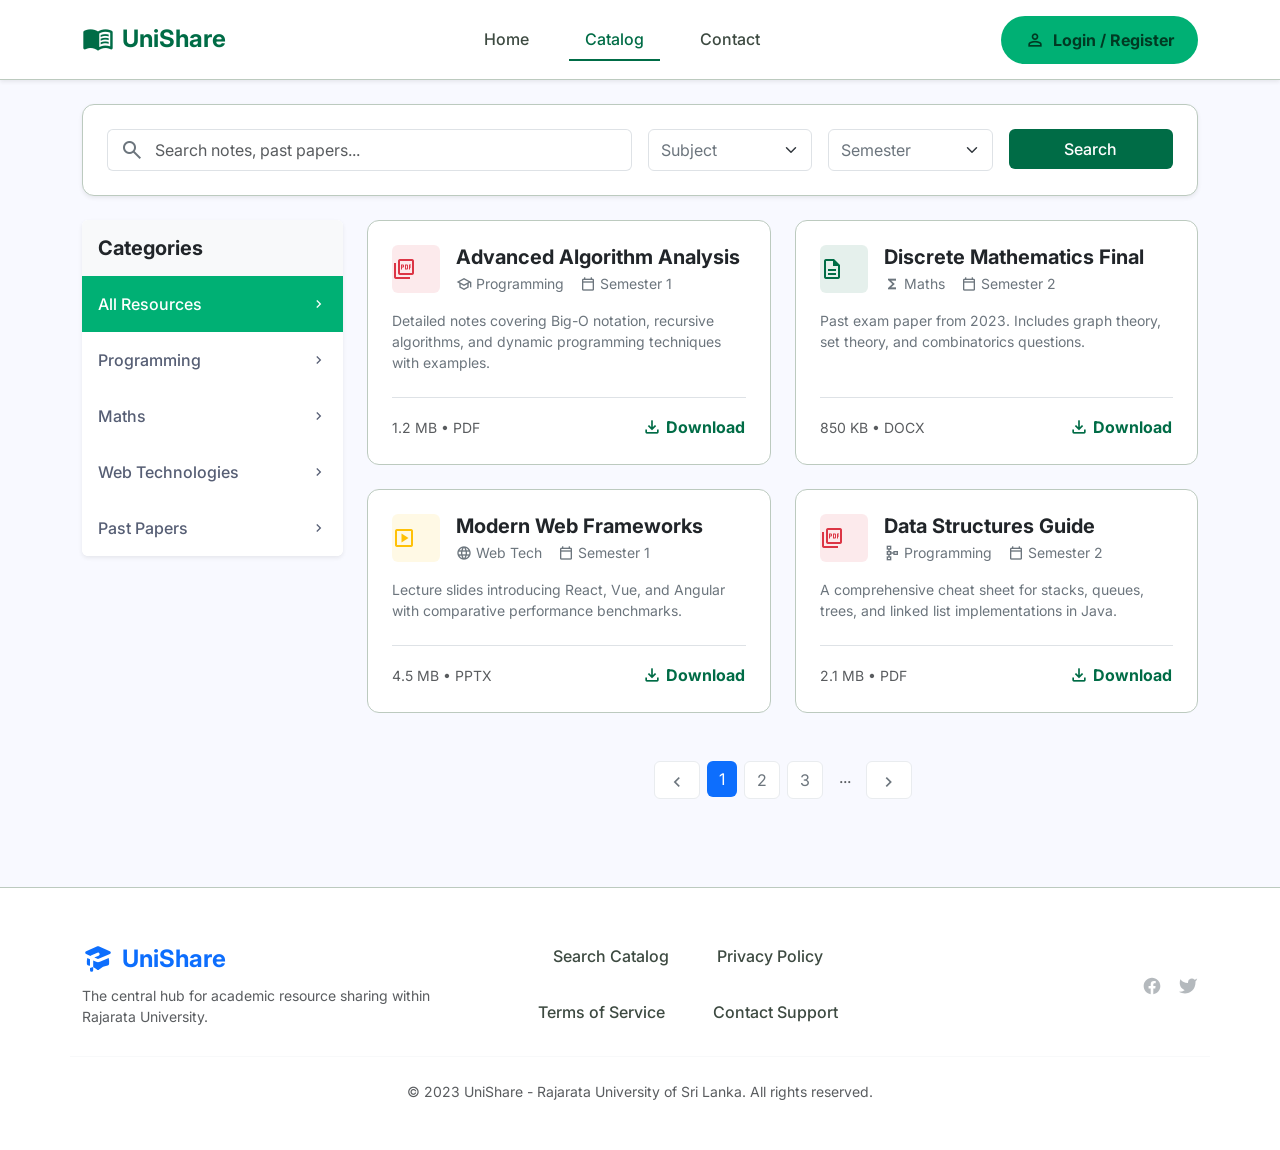
<file: Catalog.html>
<!DOCTYPE html>

<html lang="en"><head>
<meta charset="utf-8"/>
<meta content="width=device-width, initial-scale=1.0" name="viewport"/>
<title>UniShare Catalog - Academic Resources</title>
<!-- Bootstrap 5 CSS -->
<link href="https://cdn.jsdelivr.net/npm/bootstrap@5.3.2/dist/css/bootstrap.min.css" rel="stylesheet"/>
<!-- Material Symbols -->
<link href="https://fonts.googleapis.com/css2?family=Material+Symbols+Outlined:wght,FILL@100..700,0..1&amp;display=swap" rel="stylesheet"/>
<!-- Google Fonts: Inter -->
<link href="https://fonts.googleapis.com/css2?family=Inter:wght@400;500;600;700;800&amp;display=swap" rel="stylesheet"/>
<style>
        :root {
            --primary: #006c46;
            --primary-container: #00b074;
            --on-primary-container: #003a23;
            --bs-primary: #006c46;
            --bs-primary-rgb: 0, 108, 70;
            --academic-emerald: #00b074;
            --surface: #f8f9ff;
            --surface-container-lowest: #ffffff;
            --on-surface: #0b1c30;
            --on-surface-variant: #3d4a41;
            --secondary: #565e74;
            --outline-variant: #bccabf;
            --border-radius-xl: 0.75rem;
        }

        body {
            font-family: 'Inter', sans-serif;
            background-color: var(--surface);
            color: var(--on-surface);
            padding-top: 80px;
        }

        /* Navbar Styles from Home Page */
        .text-primary-theme { 
            color: var(--primary) !important; 
        }

        .bg-surface-container-lowest { 
            background-color: var(--surface-container-lowest) !important; 
        }

        .navbar {
            height: 80px;
            background: rgba(255, 255, 255, 0.8);
            backdrop-filter: blur(8px);
            border-bottom: 1px solid var(--outline-variant);
        }

        .nav-link {
            color: var(--on-surface-variant);
            font-weight: 500;
            padding: 0.5rem 1rem !important;
        }

        .nav-link.active {
            color: var(--primary) !important;
            border-bottom: 2px solid var(--primary);
        }

        .btn-primary-custom {
            background-color: var(--primary-container);
            color: var(--on-primary-container);
            border: none;
            padding: 0.75rem 1.5rem;
            font-weight: 700;
            border-radius: var(--border-radius-xl);
            transition: all 0.3s ease;
        }

        .btn-primary-custom:hover {
            opacity: 0.9;
            transform: translateY(-1px);
            box-shadow: 0 4px 12px rgba(0, 176, 116, 0.2);
        }

        /* Page Content Styles */
        .btn-emerald {
            background-color: var(--academic-emerald);
            color: white;
            border: none;
        }

        .btn-emerald:hover {
            background-color: #009663;
            color: white;
        }

        .btn-primary-emerald {
            background-color: var(--bs-primary);
            color: white;
            border: none;
        }

        .btn-primary-emerald:hover {
            background-color: #005436;
            color: white;
        }

        .resource-card {
            transition: all 0.3s cubic-bezier(0.4, 0, 0.2, 1);
            border: 1px solid var(--outline-variant);
            border-radius: 0.75rem;
        }

        .resource-card:hover {
            box-shadow: 0px 10px 20px rgba(0, 0, 0, 0.06);
            border-color: var(--academic-emerald);
            transform: translateY(-2px);
        }

        .list-group-item {
            border: none;
            padding: 1rem;
            color: var(--secondary);
            font-weight: 500;
            display: flex;
            justify-content: space-between;
            align-items: center;
        }

        .list-group-item.active {
            background-color: var(--academic-emerald);
            border-color: var(--academic-emerald);
            color: white;
        }

        .list-group-item:not(.active):hover {
            background-color: #eff4ff;
            color: var(--bs-primary);
        }

        .search-bar-container {
            background-color: #ffffff;
            border: 1px solid var(--outline-variant);
            border-radius: 0.75rem;
            padding: 1.5rem;
        }

        .material-symbols-outlined {
            vertical-align: middle;
            font-variation-settings: 'FILL' 0, 'wght' 400, 'GRAD' 0, 'opsz' 24;
        }

        footer {
            border-top: 1px solid var(--outline-variant);
            padding: 3rem 0;
            background-color: var(--surface-container-low);
        }
    </style>
</head>
<body class="d-flex flex-column min-vh-100">

<!-- Header / Navigation Bar -->
<header class="fixed-top shadow-sm">
  <nav class="navbar navbar-expand-md navbar-light bg-surface-container-lowest">
    <div class="container">
      <a class="navbar-brand d-flex align-items-center gap-2" href="index.html">
        <span class="material-symbols-outlined text-primary-theme fs-2" style="font-variation-settings: 'FILL' 1">menu_book</span>
        <span class="fw-bold text-primary-theme h4 mb-0">UniShare</span>
      </a>
      <button class="navbar-toggler border-0" data-bs-target="#navbarNav" data-bs-toggle="collapse" type="button">
        <span class="material-symbols-outlined">menu</span>
      </button>
      <div class="collapse navbar-collapse" id="navbarNav">
        <ul class="navbar-nav mx-auto gap-lg-4">
          <li class="nav-item">
            <a class="nav-link" href="index.html">Home</a>
          </li>
          <li class="nav-item">
            <a class="nav-link active" href="Catalog.html">Catalog</a>
          </li>
          <li class="nav-item">
            <a class="nav-link" href="Contact.html">Contact</a>
          </li>
        </ul>
        <div class="d-none d-lg-block">
          <a class="btn btn-primary-custom d-flex align-items-center gap-2 rounded-pill px-4" href="Login.html">
            <span class="material-symbols-outlined fs-5">person</span>
            Login / Register
          </a>
        </div>
      </div>
    </div>
  </nav>
</header>

<!-- Main Content -->
<main class="container py-4 flex-grow-1">
<!-- Search & Filter Bar -->
<section class="mb-4">
<div class="search-bar-container shadow-sm">
<div class="row g-3">
<div class="col-lg-6">
<div class="input-group">
<span class="input-group-text bg-white border-end-0">
<span class="material-symbols-outlined text-secondary">search</span>
</span>
<input class="form-control border-start-0 ps-0 py-2" placeholder="Search notes, past papers..." type="text"/>
</div>
</div>
<div class="col-md-6 col-lg-2">
<select class="form-select py-2 text-secondary">
<option selected="">Subject</option>
<option>Computer Science</option>
<option>Mathematics</option>
<option>Physics</option>
</select>
</div>
<div class="col-md-6 col-lg-2">
<select class="form-select py-2 text-secondary">
<option selected="">Semester</option>
<option>Semester 1</option>
<option>Semester 2</option>
</select>
</div>
<div class="col-lg-2">
<button class="btn btn-primary-emerald w-100 py-2 fw-medium">Search</button>
</div>
</div>
</div>
</section>
<div class="row g-4">
<!-- Sidebar Category List -->
<aside class="col-md-4 col-lg-3">
<div class="card border-0 shadow-sm overflow-hidden sticky-top" style="top: 100px;">
<div class="card-header bg-light border-bottom-0 py-3">
<h5 class="mb-0 fw-bold">Categories</h5>
</div>
<div class="list-group list-group-flush">
<a class="list-group-item list-group-item-action active" href="#">
<span>All Resources</span>
<span class="material-symbols-outlined fs-6">chevron_right</span>
</a>
<a class="list-group-item list-group-item-action" href="#">
<span>Programming</span>
<span class="material-symbols-outlined fs-6">chevron_right</span>
</a>
<a class="list-group-item list-group-item-action" href="#">
<span>Maths</span>
<span class="material-symbols-outlined fs-6">chevron_right</span>
</a>
<a class="list-group-item list-group-item-action" href="#">
<span>Web Technologies</span>
<span class="material-symbols-outlined fs-6">chevron_right</span>
</a>
<a class="list-group-item list-group-item-action" href="#">
<span>Past Papers</span>
<span class="material-symbols-outlined fs-6">chevron_right</span>
</a>
</div>
</div>
</aside>
<!-- Resource Card Grid -->
<div class="col-md-8 col-lg-9">
<div class="row g-4 mb-5">
<!-- Card 1 -->
<div class="col-lg-6">
<div class="card resource-card h-100 p-4">
<div class="d-flex gap-3 mb-3">
<div class="bg-danger bg-opacity-10 rounded d-flex align-items-center justify-center flex-shrink-0" style="width: 48px; height: 48px;">
<span class="material-symbols-outlined text-danger">picture_as_pdf</span>
</div>
<div>
<h5 class="fw-bold mb-1">Advanced Algorithm Analysis</h5>
<div class="d-flex flex-wrap gap-3 small text-secondary">
<span class="d-flex align-items-center gap-1"><span class="material-symbols-outlined fs-6">school</span> Programming</span>
<span class="d-flex align-items-center gap-1"><span class="material-symbols-outlined fs-6">calendar_today</span> Semester 1</span>
</div>
</div>
</div>
<p class="text-secondary small mb-4 flex-grow-1">Detailed notes covering Big-O notation, recursive algorithms, and dynamic programming techniques with examples.</p>
<div class="d-flex justify-content-between align-items-center pt-3 border-top">
<span class="small text-muted">1.2 MB • PDF</span>
<button class="btn btn-link p-0 text-decoration-none fw-bold d-flex align-items-center gap-1" style="color: var(--bs-primary)">
<span class="material-symbols-outlined fs-5">download</span> Download
                            </button>
</div>
</div>
</div>
<!-- Card 2 -->
<div class="col-lg-6">
<div class="card resource-card h-100 p-4">
<div class="d-flex gap-3 mb-3">
<div class="bg-primary bg-opacity-10 rounded d-flex align-items-center justify-center flex-shrink-0" style="width: 48px; height: 48px;">
<span class="material-symbols-outlined text-primary">description</span>
</div>
<div>
<h5 class="fw-bold mb-1">Discrete Mathematics Final</h5>
<div class="d-flex flex-wrap gap-3 small text-secondary">
<span class="d-flex align-items-center gap-1"><span class="material-symbols-outlined fs-6">functions</span> Maths</span>
<span class="d-flex align-items-center gap-1"><span class="material-symbols-outlined fs-6">calendar_today</span> Semester 2</span>
</div>
</div>
</div>
<p class="text-secondary small mb-4 flex-grow-1">Past exam paper from 2023. Includes graph theory, set theory, and combinatorics questions.</p>
<div class="d-flex justify-content-between align-items-center pt-3 border-top">
<span class="small text-muted">850 KB • DOCX</span>
<button class="btn btn-link p-0 text-decoration-none fw-bold d-flex align-items-center gap-1" style="color: var(--bs-primary)">
<span class="material-symbols-outlined fs-5">download</span> Download
                            </button>
</div>
</div>
</div>
<!-- Card 3 -->
<div class="col-lg-6">
<div class="card resource-card h-100 p-4">
<div class="d-flex gap-3 mb-3">
<div class="bg-warning bg-opacity-10 rounded d-flex align-items-center justify-center flex-shrink-0" style="width: 48px; height: 48px;">
<span class="material-symbols-outlined text-warning">slideshow</span>
</div>
<div>
<h5 class="fw-bold mb-1">Modern Web Frameworks</h5>
<div class="d-flex flex-wrap gap-3 small text-secondary">
<span class="d-flex align-items-center gap-1"><span class="material-symbols-outlined fs-6">language</span> Web Tech</span>
<span class="d-flex align-items-center gap-1"><span class="material-symbols-outlined fs-6">calendar_today</span> Semester 1</span>
</div>
</div>
</div>
<p class="text-secondary small mb-4 flex-grow-1">Lecture slides introducing React, Vue, and Angular with comparative performance benchmarks.</p>
<div class="d-flex justify-content-between align-items-center pt-3 border-top">
<span class="small text-muted">4.5 MB • PPTX</span>
<button class="btn btn-link p-0 text-decoration-none fw-bold d-flex align-items-center gap-1" style="color: var(--bs-primary)">
<span class="material-symbols-outlined fs-5">download</span> Download
                            </button>
</div>
</div>
</div>
<!-- Card 4 -->
<div class="col-lg-6">
<div class="card resource-card h-100 p-4">
<div class="d-flex gap-3 mb-3">
<div class="bg-danger bg-opacity-10 rounded d-flex align-items-center justify-center flex-shrink-0" style="width: 48px; height: 48px;">
<span class="material-symbols-outlined text-danger">picture_as_pdf</span>
</div>
<div>
<h5 class="fw-bold mb-1">Data Structures Guide</h5>
<div class="d-flex flex-wrap gap-3 small text-secondary">
<span class="d-flex align-items-center gap-1"><span class="material-symbols-outlined fs-6">schema</span> Programming</span>
<span class="d-flex align-items-center gap-1"><span class="material-symbols-outlined fs-6">calendar_today</span> Semester 2</span>
</div>
</div>
</div>
<p class="text-secondary small mb-4 flex-grow-1">A comprehensive cheat sheet for stacks, queues, trees, and linked list implementations in Java.</p>
<div class="d-flex justify-content-between align-items-center pt-3 border-top">
<span class="small text-muted">2.1 MB • PDF</span>
<button class="btn btn-link p-0 text-decoration-none fw-bold d-flex align-items-center gap-1" style="color: var(--bs-primary)">
<span class="material-symbols-outlined fs-5">download</span> Download
                            </button>
</div>
</div>
</div>
</div>
<!-- Pagination -->
<nav>
<ul class="pagination justify-content-center gap-2 border-0">
<li class="page-item">
<a aria-label="Previous" class="page-link rounded text-secondary border-light-subtle" href="#">
<span class="material-symbols-outlined fs-5">chevron_left</span>
</a>
</li>
<li class="page-item"><a class="page-link rounded btn-primary-emerald active border-0" href="#">1</a></li>
<li class="page-item"><a class="page-link rounded text-secondary border-light-subtle" href="#">2</a></li>
<li class="page-item"><a class="page-link rounded text-secondary border-light-subtle" href="#">3</a></li>
<li class="page-item disabled px-2 pt-1 text-muted">...</li>
<li class="page-item">
<a aria-label="Next" class="page-link rounded text-secondary border-light-subtle" href="#">
<span class="material-symbols-outlined fs-5">chevron_right</span>
</a>
</li>
</ul>
</nav>
</div>
</div>
</main>
<!-- Footer -->
<footer class="bg-white footer-border py-5 mt-5" data-purpose="footer">
<div class="container">
<div class="row align-items-center mb-4 pb-4 footer-border border-0 border-bottom border-light">
<div class="col-md-4 mb-4 mb-md-0 text-center text-md-start">
<a class="text-decoration-none d-flex align-items-center justify-content-center justify-content-md-start gap-2 mb-2" href="index.html">
<svg class="text-emerald" fill="currentColor" height="32" viewbox="0 0 20 20" width="32"><path d="M10.394 2.08a1 1 0 00-.788 0l-7 3a1 1 0 000 1.84L5.25 8.051a.999.999 0 01.356-.257l4-1.714a1 1 0 11.788 1.838L7.667 9.088l1.94.831a1 1 0 00.787 0l7-3a1 1 0 000-1.838l-7-3zM3.31 9.397L5 10.12v4.102a8.969 8.969 0 00-1.05-.174 1 1 0 01-.89-.89 11.115 11.115 0 01.25-3.762zM9.3 16.573A9.026 9.026 0 007 14.935v-3.957l1.818.78a3 3 0 002.364 0l5.508-2.361a11.026 11.026 0 01.25 3.762 1 1 0 01-.89.89 8.968 8.968 0 00-5.35 2.524 1 1 0 01-1.4 0zM6 18a1 1 0 001-1v-2.065a8.935 8.935 0 00-2 .712V17a1 1 0 001 1z"></path></svg>
<span class="fs-4 fw-bold text-emerald">UniShare</span>
</a>
<p class="small text-muted mb-0">The central hub for academic resource sharing within Rajarata University.</p>
</div>
<div class="col-md-5 mb-4 mb-md-0">
<ul class="nav justify-content-center gap-3">
<li><a class="nav-link p-0 small" href="Catalog.html">Search Catalog</a></li>
<li><a class="nav-link p-0 small" href="#">Privacy Policy</a></li>
<li><a class="nav-link p-0 small" href="#">Terms of Service</a></li>
<li><a class="nav-link p-0 small" href="Contact.html">Contact Support</a></li>
</ul>
</div>
<div class="col-md-3 text-center text-md-end">
<div class="d-flex justify-content-center justify-content-md-end gap-3">
<a class="text-secondary opacity-50 hover-opacity-100" href="#">
<svg fill="currentColor" height="20" viewbox="0 0 24 24" width="20"><path d="M22 12c0-5.523-4.477-10-10-10S2 6.477 2 12c0 4.991 3.657 9.128 8.438 9.878v-6.987h-2.54V12h2.54V9.797c0-2.506 1.492-3.89 3.777-3.89 1.094 0 2.238.195 2.238.195v2.46h-1.26c-1.243 0-1.63.771-1.63 1.562V12h2.773l-.443 2.89h-2.33v6.988C18.343 21.128 22 16.991 22 12z"></path></svg>
</a>
<a class="text-secondary opacity-50 hover-opacity-100" href="#">
<svg fill="currentColor" height="20" viewbox="0 0 24 24" width="20"><path d="M23 3a10.9 10.9 0 01-3.14 1.53 4.48 4.48 0 00-7.86 3v1A10.66 10.66 0 013 4s-4 9 5 13a11.64 11.64 0 01-7 2c9 5 20 0 20-11.5a4.5 4.5 0 00-.08-.83A7.72 7.72 0 0023 3z"></path></svg>
</a>
</div>
</div>
</div>
<div class="text-center">
<p class="small text-muted mb-0">© 2023 UniShare - Rajarata University of Sri Lanka. All rights reserved.</p>
</div>
</div>
</footer>
<!-- Bootstrap JS Bundle -->
<script src="https://cdn.jsdelivr.net/npm/bootstrap@5.3.2/dist/js/bootstrap.bundle.min.js"></script>
</body></html>
</file>
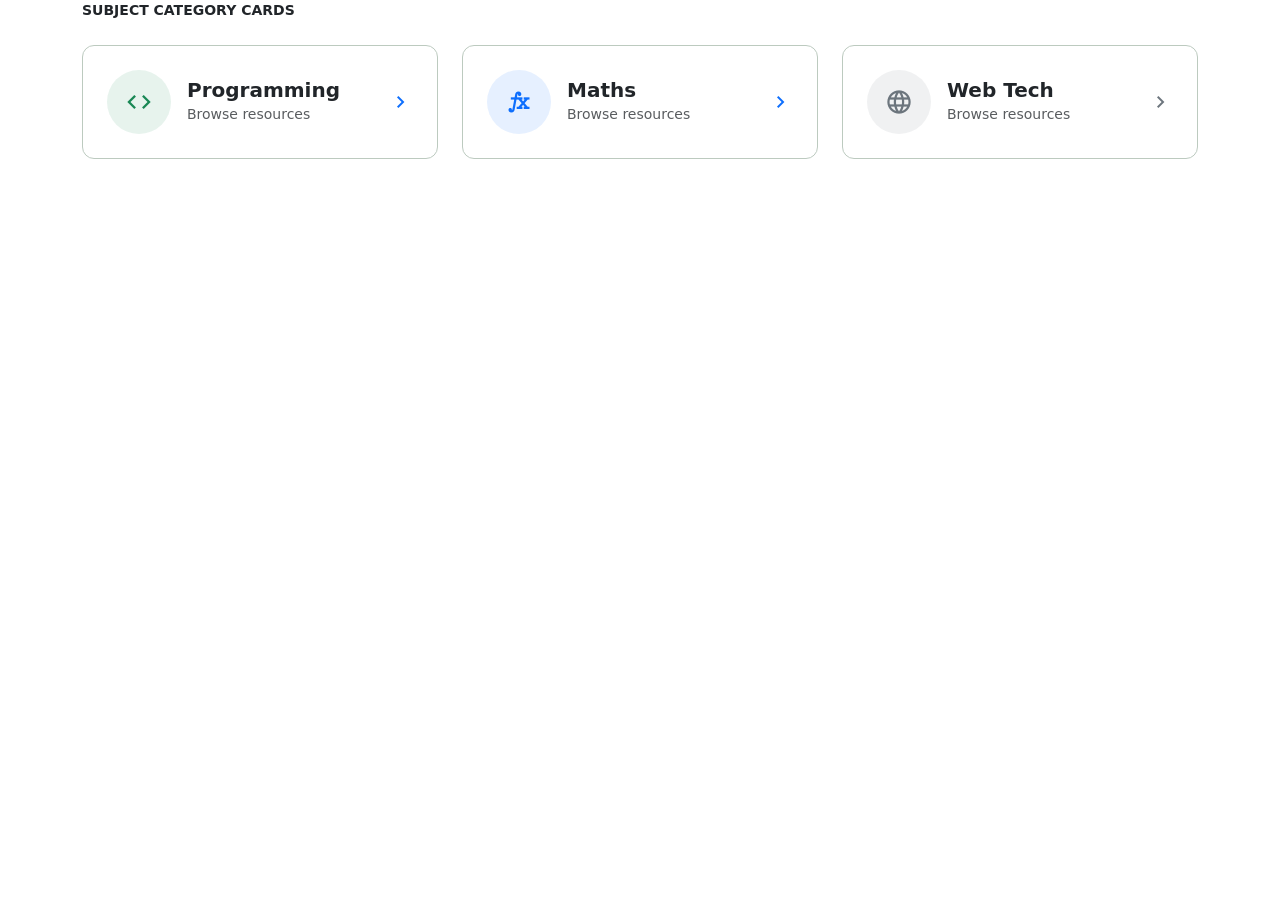
<file: CategoriesHome.html>
<!DOCTYPE html>

<html lang="en"><head>
<meta charset="utf-8"/>
<meta content="width=device-width, initial-scale=1.0" name="viewport"/>
<title>UniShare | Centralized ICT Resource Platform</title>
<!-- Google Fonts -->
<link href="https://fonts.googleapis.com/css2?family=Inter:wght@400;500;600;700&amp;display=swap" rel="stylesheet"/>
<!-- Material Symbols -->
<link href="https://fonts.googleapis.com/css2?family=Material+Symbols+Outlined:wght,FILL@100..700,0..1&amp;display=swap" rel="stylesheet"/>
<!-- Bootstrap 5 CSS -->
<link href="https://cdn.jsdelivr.net/npm/bootstrap@5.3.2/dist/css/bootstrap.min.css" rel="stylesheet"/>
<style>
        :root {
    --primary: #006c46;
    --primary-container: #00b074;
    --on-primary-container: #003a23;
    --surface-container-lowest: #ffffff;
    --on-surface-variant: #3d4a41;
    --outline-variant: #bccabf;
    --border-radius-xl: 0.75rem;
}

.text-primary-theme { 
    color: var(--primary) !important; 
}

.bg-surface-container-lowest { 
    background-color: var(--surface-container-lowest) !important; 
}

.navbar {
    height: 80px;
    background: rgba(255, 255, 255, 0.8);
    backdrop-filter: blur(8px);
    border-bottom: 1px solid var(--outline-variant);
}

.nav-link {
    color: var(--on-surface-variant);
    font-weight: 500;
    padding: 0.5rem 1rem !important;
}

.nav-link.active {
    color: var(--primary) !important;
    border-bottom: 2px solid var(--primary);
}

.btn-primary-custom {
    background-color: var(--primary-container);
    color: var(--on-primary-container);
    border: none;
    padding: 0.75rem 1.5rem;
    font-weight: 700;
    border-radius: var(--border-radius-xl);
    transition: all 0.3s ease;
}

.btn-primary-custom:hover {
    opacity: 0.9;
    transform: translateY(-1px);
    box-shadow: 0 4px 12px rgba(0, 176, 116, 0.2);
        }

        .card-custom {
            background: var(--surface-container-lowest);
            border: 1px solid var(--outline-variant);
            border-radius: var(--border-radius-xl);
            transition: transform 0.3s ease;
            text-decoration: none;
            color: inherit;
        }
        .card-custom:hover {
            transform: translateY(-4px);
            color: inherit;
        }

        .icon-box {
            width: 64px;
            height: 64px;
            border-radius: 50%;
            display: flex;
            align-items: center;
            justify-content: center;
            transition: all 0.3s ease;
        }

        .resource-item {
            padding: 1.5rem;
            border-bottom: 1px solid var(--outline-variant);
            transition: background-color 0.2s ease;
        }
        .resource-item:last-child { border-bottom: none; }
        .resource-item:hover { background-color: var(--surface-container-low); }

        .file-icon {
            width: 40px;
            height: 48px;
            display: flex;
            align-items: center;
            justify-content: center;
            border-radius: 4px;
            border: 1px solid transparent;
        }

        .badge-custom {
            font-size: 10px;
            font-weight: 700;
            text-transform: uppercase;
            padding: 4px 8px;
            border-radius: 4px;
        }

        footer {
            background-color: var(--surface-container-low);
            border-top: 1px solid var(--outline-variant);
        }
    </style>
</head>
<body>
   <!-- Subject Categories -->
<section class="container mb-5">
<p class="small fw-bold text-on-surface-variant text-uppercase mb-4">Subject Category Cards</p>
<div class="row g-4">
<!-- Programming -->
<div class="col-md-4">
<a class="card-custom p-4 d-flex align-items-center justify-content-between group" href="Catalog.html">
<div class="d-flex align-items-center gap-3">
<div class="icon-box bg-success bg-opacity-10 text-success">
<span class="material-symbols-outlined fs-3">code</span>
</div>
<div>
<h5 class="fw-bold mb-0">Programming</h5>
<small class="text-muted">Browse resources</small>
</div>
</div>
<span class="material-symbols-outlined text-primary">chevron_right</span>
</a>
</div>
<!-- Maths -->
<div class="col-md-4">
<a class="card-custom p-4 d-flex align-items-center justify-content-between group" href="Catalog.html">
<div class="d-flex align-items-center gap-3">
<div class="icon-box bg-primary bg-opacity-10 text-primary">
<span class="material-symbols-outlined fs-3">function</span>
</div>
<div>
<h5 class="fw-bold mb-0">Maths</h5>
<small class="text-muted">Browse resources</small>
</div>
</div>
<span class="material-symbols-outlined text-primary">chevron_right</span>
</a>
</div>
<!-- Web Tech -->
<div class="col-md-4">
<a class="card-custom p-4 d-flex align-items-center justify-content-between group" href="Catalog.html">
<div class="d-flex align-items-center gap-3">
<div class="icon-box bg-secondary bg-opacity-10 text-secondary">
<span class="material-symbols-outlined fs-3">language</span>
</div>
<div>
<h5 class="fw-bold mb-0">Web Tech</h5>
<small class="text-muted">Browse resources</small>
</div>
</div>
<span class="material-symbols-outlined text-secondary">chevron_right</span>
</a>
</div>
</div>
</section> 
</body>
</html>
</file>
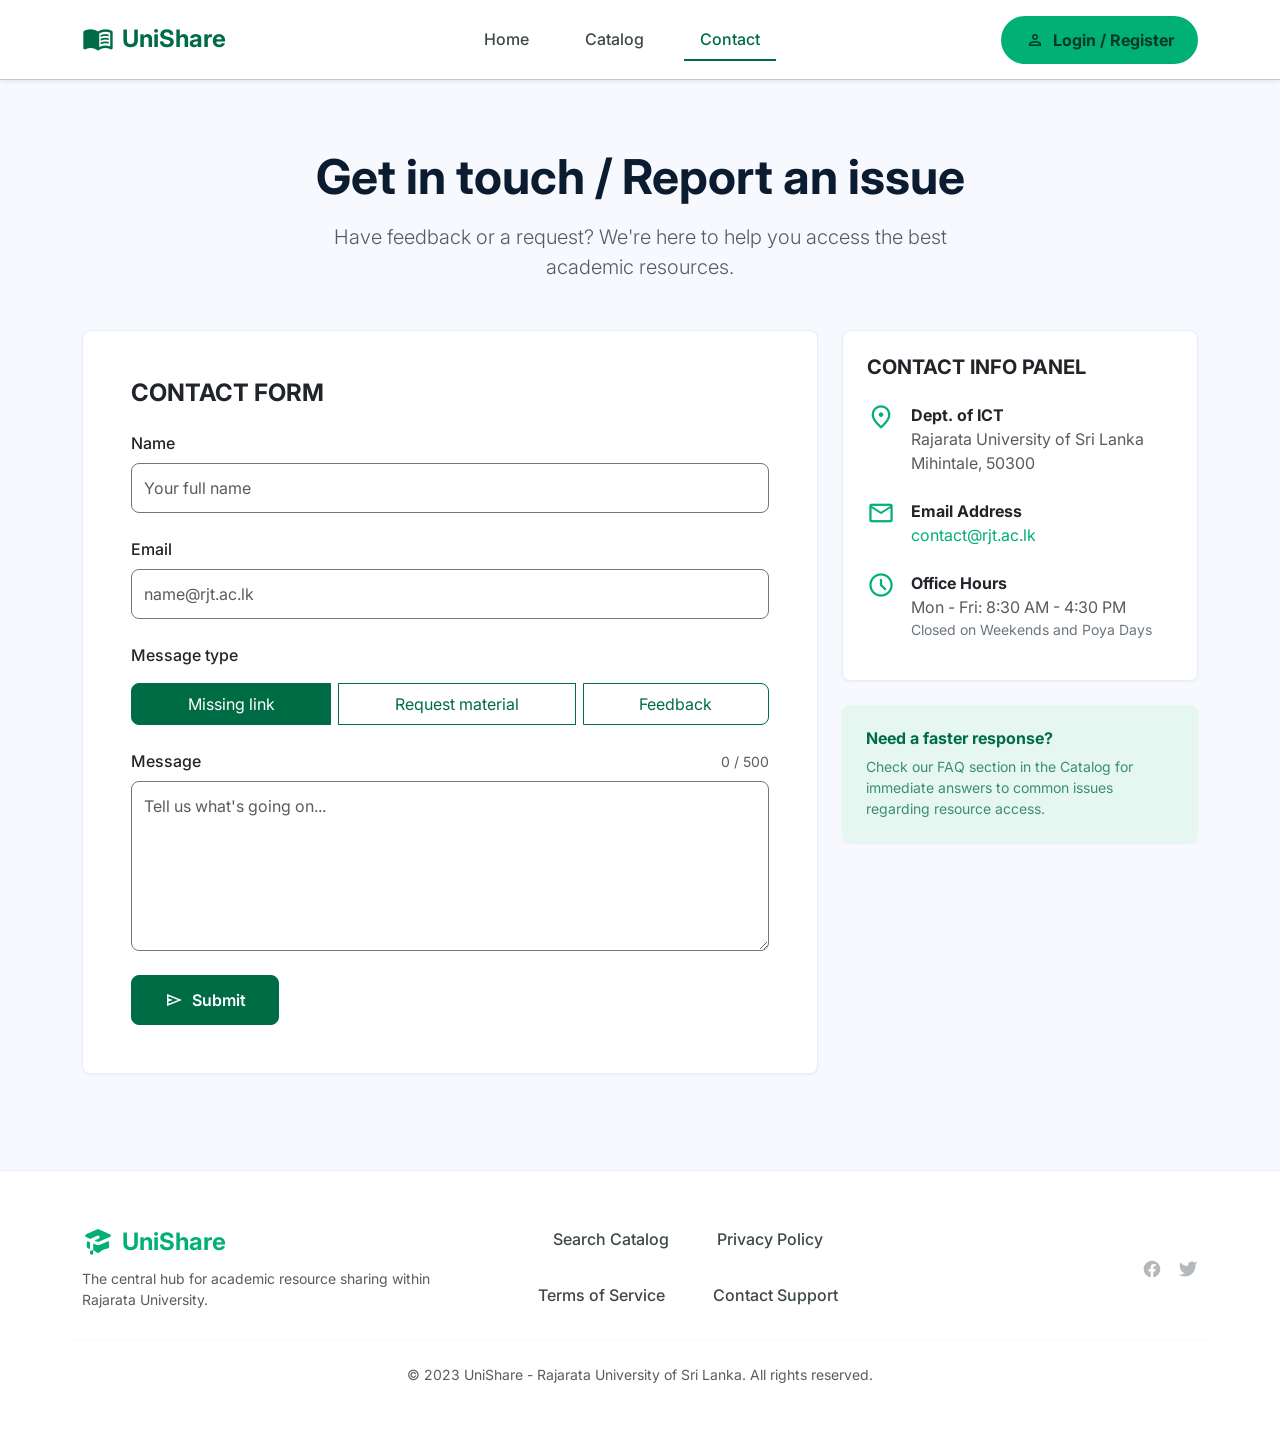
<file: Contact.html>
<!DOCTYPE html>
<html lang="en">
<head>
<meta charset="utf-8">
<meta content="width=device-width, initial-scale=1.0" name="viewport">
<title>Contact Us | UniShare</title>
<!-- Bootstrap 5 CSS -->
<link href="https://cdn.jsdelivr.net/npm/bootstrap@5.3.2/dist/css/bootstrap.min.css" rel="stylesheet">
<!-- Google Fonts: Inter -->
<link href="https://fonts.googleapis.com/css2?family=Inter:wght@400;500;600;700&amp;display=swap" rel="stylesheet">
<!-- Material Symbols -->
<link href="https://fonts.googleapis.com/css2?family=Material+Symbols+Outlined:opsz,wght,FILL,GRAD@20..48,100..700,0..1,-50..200" rel="stylesheet">
<style>
    :root {
      --primary: #006c46;
      --primary-container: #00b074;
      --on-primary-container: #003a23;
      --on-primary: #ffffff;
      --surface: #f8f9ff;
      --surface-container: #e5eeff;
      --surface-container-lowest: #ffffff;
      --outline: #6c7a70;
      --outline-variant: #bccabf;
      --on-surface: #0b1c30;
      --on-surface-variant: #3d4a41;
      --secondary-container: #dae2fd;
      --on-secondary-container: #5c647a;
      --border-radius: 0.5rem;
      --border-radius-xl: 0.75rem;
    }

    body {
      font-family: 'Inter', sans-serif;
      background-color: var(--surface);
      color: var(--on-surface);
      padding-top: 100px;
    }

    .text-primary-theme { 
        color: var(--primary) !important; 
    }

    .bg-surface-container-lowest { 
        background-color: var(--surface-container-lowest) !important; 
    }

    /* Navbar Styles */
    .navbar {
        height: 80px;
        background: rgba(255, 255, 255, 0.8);
        backdrop-filter: blur(8px);
        border-bottom: 1px solid var(--outline-variant);
    }

    .nav-link {
        color: var(--on-surface-variant);
        font-weight: 500;
        padding: 0.5rem 1rem !important;
        transition: color 0.2s;
    }

    .nav-link.active {
        color: var(--primary) !important;
        border-bottom: 2px solid var(--primary);
    }

    .btn-primary-custom {
        background-color: var(--primary-container);
        color: var(--on-primary-container);
        border: none;
        padding: 0.75rem 1.5rem;
        font-weight: 700;
        border-radius: var(--border-radius-xl);
        transition: all 0.3s ease;
    }

    .btn-primary-custom:hover {
        opacity: 0.9;
        transform: translateY(-1px);
        box-shadow: 0 4px 12px rgba(0, 176, 116, 0.2);
    }

    .btn-primary {
      background-color: var(--primary);
      border-color: var(--primary);
      border-radius: var(--border-radius);
      padding: 0.75rem 2rem;
      font-weight: 600;
    }

    .btn-primary:hover {
      background-color: var(--primary-container);
      border-color: var(--primary-container);
    }

    .btn-outline-primary {
      color: var(--primary);
      border-color: var(--primary);
      border-radius: var(--border-radius);
    }

    .btn-outline-primary:hover, .btn-check:checked + .btn-outline-primary {
      background-color: var(--primary);
      border-color: var(--primary);
      color: white;
    }

    .form-control, .form-select {
      border-radius: var(--border-radius);
      border-color: var(--outline);
      padding: 0.75rem;
    }

    .form-control:focus {
      border-color: var(--primary);
      box-shadow: 0 0 0 0.25rem rgba(0, 108, 70, 0.25);
    }

    .card {
      border-radius: var(--border-radius);
      border: 1px solid var(--surface-container);
      box-shadow: 0 1px 3px rgba(0,0,0,0.05);
    }

    .bg-emerald-light {
      background-color: #e6f7f1;
      border: 1px solid rgba(0, 176, 116, 0.2);
    }

    .text-emerald { color: var(--primary-container); }
    .text-emerald-dark { color: var(--primary); }

    .header-border {
      border-bottom: 1px solid var(--surface-container);
    }

    .footer-border {
      border-top: 1px solid var(--surface-container);
    }

    /* --- New: interactivity styles --- */
    .btn.is-loading {
      pointer-events: none;
      opacity: .85;
    }

    .toast-container {
      z-index: 1080;
    }

    #char-counter.text-danger {
      font-weight: 600;
    }

    .invalid-feedback {
      display: none;
    }
    .was-validated .form-control:invalid ~ .invalid-feedback,
    .is-invalid ~ .invalid-feedback {
      display: block;
    }
  </style>
</head>
<body>

<!-- Header -->
<header class="fixed-top shadow-sm">
<nav class="navbar navbar-expand-md navbar-light bg-surface-container-lowest">
<div class="container">
<a class="navbar-brand d-flex align-items-center gap-2" href="index.html">
<span class="material-symbols-outlined text-primary-theme fs-2" style="font-variation-settings: 'FILL' 1">menu_book</span>
<span class="fw-bold text-primary-theme h4 mb-0">UniShare</span>
</a>
<button class="navbar-toggler border-0" data-bs-target="#navbarNav" data-bs-toggle="collapse" type="button">
<span class="material-symbols-outlined">menu</span>
</button>
<div class="collapse navbar-collapse" id="navbarNav">
<ul class="navbar-nav mx-auto gap-lg-4">
<li class="nav-item">
<a class="nav-link" href="index.html">Home</a>
</li>
<li class="nav-item">
<a class="nav-link" href="Catalog.html">Catalog</a>
</li>
<li class="nav-item">
<a class="nav-link active" href="Contact.html">Contact</a>
</li>
</ul>
<div class="d-none d-lg-block">
<a class="btn btn-primary-custom d-flex align-items-center gap-2 rounded-pill px-4" href="Login.html">
<span class="material-symbols-outlined fs-5">person</span>
                            Login / Register
                        </a>
</div>
</div>
</div>
</nav>
</header>
<!-- END: MainHeader -->

<main class="py-5">
<!-- BEGIN: PageHeader -->
<section class="container mb-5 text-center" data-purpose="hero-section">
<h1 class="display-5 fw-bold mb-3">Get in touch / Report an issue</h1>
<p class="lead text-muted mx-auto" style="max-width: 700px;">
      Have feedback or a request? We're here to help you access the best academic resources.
    </p>
</section>
<!-- END: PageHeader -->
<div class="container">
<div class="row g-4">
<!-- BEGIN: ContactForm -->
<div class="col-lg-8">
<section class="card p-4 p-md-5 bg-white h-100" data-purpose="contact-form-container">
<h2 class="h4 fw-bold mb-4 text-uppercase">Contact Form</h2>
<form action="#" id="contactForm" method="POST" novalidate>
<div class="mb-4">
<label class="form-label fw-medium" for="full-name">Name</label>
<input class="form-control" id="full-name" minlength="2" name="full-name" placeholder="Your full name" required type="text">
<div class="invalid-feedback">Please enter your full name.</div>
</div>
<div class="mb-4">
<label class="form-label fw-medium" for="email">Email</label>
<input class="form-control" id="email" name="email" pattern="^[^\s@]+@[^\s@]+\.[^\s@]+$" placeholder="name@rjt.ac.lk" required type="email">
<div class="invalid-feedback">Please enter a valid email address.</div>
</div>
<div class="mb-4">
<label class="form-label fw-medium d-block mb-3">Message type</label>
<div aria-label="Message type toggle button group" class="btn-group w-100 w-sm-auto flex-wrap gap-2" role="group">
<input autocomplete="off" checked="" class="btn-check" id="type_link" name="msg_type" type="radio" value="missing_link">
<label class="btn btn-outline-primary px-4 py-2" for="type_link">Missing link</label>
<input autocomplete="off" class="btn-check" id="type_material" name="msg_type" type="radio" value="request_material">
<label class="btn btn-outline-primary px-4 py-2" for="type_material">Request material</label>
<input autocomplete="off" class="btn-check" id="type_feedback" name="msg_type" type="radio" value="feedback">
<label class="btn btn-outline-primary px-4 py-2" for="type_feedback">Feedback</label>
</div>
</div>
<div class="mb-4">
<label class="form-label fw-medium d-flex justify-content-between align-items-center" for="message">
<span>Message</span>
<span class="small fw-normal text-muted" id="char-counter">0 / 500</span>
</label>
<textarea class="form-control" id="message" maxlength="500" minlength="10" name="message" placeholder="Tell us what's going on..." required rows="6"></textarea>
<div class="invalid-feedback">Please write at least 10 characters so we understand your request.</div>
</div>
<div class="mt-4">
<button class="btn btn-primary d-flex align-items-center gap-2" id="contactSubmitBtn" type="submit">
<span class="material-symbols-outlined fs-5">send</span>
                Submit
              </button>
</div>
</form>
</section>
</div>
<!-- END: ContactForm -->
<!-- BEGIN: ContactInfoPanel -->
<div class="col-lg-4">
<aside class="d-flex flex-column gap-4" data-purpose="contact-info-panel">
<div class="card p-4 bg-white h-100">
<h2 class="h5 fw-bold mb-4 text-uppercase">Contact Info Panel</h2>
<div class="d-flex flex-column gap-4 text-muted">
<!-- Location -->
<div class="d-flex align-items-start gap-3">
<span class="material-symbols-outlined text-emerald fs-3">location_on</span>
<div>
<p class="fw-bold text-dark mb-0">Dept. of ICT</p>
<p class="mb-0">Rajarata University of Sri Lanka</p>
<p class="mb-0">Mihintale, 50300</p>
</div>
</div>
<!-- Email -->
<div class="d-flex align-items-start gap-3">
<span class="material-symbols-outlined text-emerald fs-3">mail</span>
<div>
<p class="fw-bold text-dark mb-0">Email Address</p>
<a class="text-emerald text-decoration-none" href="mailto:contact@rjt.ac.lk">contact@rjt.ac.lk</a>
</div>
</div>
<!-- Hours -->
<div class="d-flex align-items-start gap-3">
<span class="material-symbols-outlined text-emerald fs-3">schedule</span>
<div>
<p class="fw-bold text-dark mb-0">Office Hours</p>
<p class="mb-0">Mon - Fri: 8:30 AM - 4:30 PM</p>
<p class="small text-secondary">Closed on Weekends and Poya Days</p>
</div>
</div>
</div>
</div>
<!-- Quick Tip Card -->
<div class="card p-4 bg-emerald-light border-0">
<h3 class="h6 fw-bold text-emerald-dark mb-2">Need a faster response?</h3>
<p class="small text-emerald-dark mb-0 opacity-75">Check our FAQ section in the Catalog for immediate answers to common issues regarding resource access.</p>
</div>
</aside>
</div>
<!-- END: ContactInfoPanel -->
</div>
</div>
</main>

<!-- BEGIN: Footer -->
<footer class="bg-white footer-border py-5 mt-5" data-purpose="footer">
<div class="container">
<div class="row align-items-center mb-4 pb-4 footer-border border-0 border-bottom border-light">
<div class="col-md-4 mb-4 mb-md-0 text-center text-md-start">
<a class="text-decoration-none d-flex align-items-center justify-content-center justify-content-md-start gap-2 mb-2" href="index.html">
<svg class="text-emerald" fill="currentColor" height="32" viewBox="0 0 20 20" width="32"><path d="M10.394 2.08a1 1 0 00-.788 0l-7 3a1 1 0 000 1.84L5.25 8.051a.999.999 0 01.356-.257l4-1.714a1 1 0 11.788 1.838L7.667 9.088l1.94.831a1 1 0 00.787 0l7-3a1 1 0 000-1.838l-7-3zM3.31 9.397L5 10.12v4.102a8.969 8.969 0 00-1.05-.174 1 1 0 01-.89-.89 11.115 11.115 0 01.25-3.762zM9.3 16.573A9.026 9.026 0 007 14.935v-3.957l1.818.78a3 3 0 002.364 0l5.508-2.361a11.026 11.026 0 01.25 3.762 1 1 0 01-.89.89 8.968 8.968 0 00-5.35 2.524 1 1 0 01-1.4 0zM6 18a1 1 0 001-1v-2.065a8.935 8.935 0 00-2 .712V17a1 1 0 001 1z"></path></svg>
<span class="fs-4 fw-bold text-emerald">UniShare</span>
</a>
<p class="small text-muted mb-0">The central hub for academic resource sharing within Rajarata University.</p>
</div>
<div class="col-md-5 mb-4 mb-md-0">
<ul class="nav justify-content-center gap-3">
<li class=""><a class="nav-link p-0 small" href="Catalog.html">Search Catalog</a></li>
<li class=""><a class="nav-link p-0 small" href="#">Privacy Policy</a></li>
<li class=""><a class="nav-link p-0 small" href="#">Terms of Service</a></li>
<li class=""><a class="nav-link p-0 small" href="Contact.html">Contact Support</a></li>
</ul>
</div>
<div class="col-md-3 text-center text-md-end">
<div class="d-flex justify-content-center justify-content-md-end gap-3">
<a class="text-secondary opacity-50 hover-opacity-100" href="#">
<svg fill="currentColor" height="20" viewBox="0 0 24 24" width="20"><path d="M22 12c0-5.523-4.477-10-10-10S2 6.477 2 12c0 4.991 3.657 9.128 8.438 9.878v-6.987h-2.54V12h2.54V9.797c0-2.506 1.492-3.89 3.777-3.89 1.094 0 2.238.195 2.238.195v2.46h-1.26c-1.243 0-1.63.771-1.63 1.562V12h2.773l-.443 2.89h-2.33v6.988C18.343 21.128 22 16.991 22 12z"></path></svg>
</a>
<a class="text-secondary opacity-50 hover-opacity-100" href="#">
<svg fill="currentColor" height="20" viewBox="0 0 24 24" width="20"><path d="M23 3a10.9 10.9 0 01-3.14 1.53 4.48 4.48 0 00-7.86 3v1A10.66 10.66 0 013 4s-4 9 5 13a11.64 11.64 0 01-7 2c9 5 20 0 20-11.5a4.5 4.5 0 00-.08-.83A7.72 7.72 0 0023 3z"></path></svg>
</a>
</div>
</div>
</div>
<div class="text-center">
<p class="small text-muted mb-0">© 2023 UniShare - Rajarata University of Sri Lanka. All rights reserved.</p>
</div>
</div>
</footer>
<!-- END: Footer -->

<!-- Toast container for inline feedback -->
<div class="toast-container position-fixed bottom-0 end-0 p-3" id="toastContainer"></div>

<script src="https://cdn.jsdelivr.net/npm/bootstrap@5.3.2/dist/js/bootstrap.bundle.min.js"></script>
<script>
(function () {
  const form = document.getElementById('contactForm');
  const nameInput = document.getElementById('full-name');
  const emailInput = document.getElementById('email');
  const messageInput = document.getElementById('message');
  const charCounter = document.getElementById('char-counter');
  const submitBtn = document.getElementById('contactSubmitBtn');
  const maxChars = 500;

  /* ---------- Toast helper ---------- */
  function showToast(message, variant) {
    variant = variant || 'success';
    const container = document.getElementById('toastContainer');
    const bg = variant === 'success' ? 'text-bg-success' : variant === 'danger' ? 'text-bg-danger' : 'text-bg-primary';
    const iconName = variant === 'success' ? 'check_circle' : variant === 'danger' ? 'error' : 'info';

    const toastEl = document.createElement('div');
    toastEl.className = 'toast align-items-center ' + bg + ' border-0';
    toastEl.setAttribute('role', 'status');
    toastEl.setAttribute('aria-live', 'polite');
    toastEl.setAttribute('aria-atomic', 'true');
    toastEl.innerHTML =
      '<div class="d-flex">' +
        '<div class="toast-body d-flex align-items-center gap-2">' +
          '<span class="material-symbols-outlined">' + iconName + '</span>' +
          '<span>' + message + '</span>' +
        '</div>' +
        '<button type="button" class="btn-close btn-close-white me-2 m-auto" data-bs-dismiss="toast" aria-label="Close"></button>' +
      '</div>';

    container.appendChild(toastEl);
    const toast = new bootstrap.Toast(toastEl, { delay: 3500 });
    toast.show();
    toastEl.addEventListener('hidden.bs.toast', function () { toastEl.remove(); });
  }

  /* ---------- Live character counter for the message box ---------- */
  function updateCharCounter() {
    const length = messageInput.value.length;
    charCounter.textContent = length + ' / ' + maxChars;
    charCounter.classList.toggle('text-danger', length >= maxChars - 20);
  }
  messageInput.addEventListener('input', updateCharCounter);
  updateCharCounter();

  /* ---------- Live re-validation once the form has been submitted once ---------- */
  [nameInput, emailInput, messageInput].forEach(function (input) {
    input.addEventListener('input', function () {
      if (form.classList.contains('was-validated')) {
        input.checkValidity();
      }
    });
  });

  /* ---------- Submit: validate + simulate sending ---------- */
  form.addEventListener('submit', function (e) {
    e.preventDefault();
    e.stopPropagation();

    if (!form.checkValidity()) {
      form.classList.add('was-validated');
      const firstInvalid = form.querySelector(':invalid');
      if (firstInvalid) firstInvalid.focus();
      showToast('Please fill in all required fields correctly.', 'danger');
      return;
    }

    const selectedType = form.querySelector('input[name="msg_type"]:checked');
    const typeLabel = selectedType ? document.querySelector('label[for="' + selectedType.id + '"]').textContent.trim() : 'your message';

    submitBtn.disabled = true;
    submitBtn.classList.add('is-loading');
    const originalHtml = submitBtn.innerHTML;
    submitBtn.innerHTML = '<span class="spinner-border spinner-border-sm" role="status" aria-hidden="true"></span> Sending...';

    // Simulated network request
    setTimeout(function () {
      showToast('Thanks! Your "' + typeLabel + '" message has been sent. We\'ll be in touch soon.', 'success');

      form.reset();
      form.classList.remove('was-validated');
      updateCharCounter();
      submitBtn.disabled = false;
      submitBtn.classList.remove('is-loading');
      submitBtn.innerHTML = originalHtml;
    }, 1300);
  });
})();
</script>

</body>
</html>
</file>
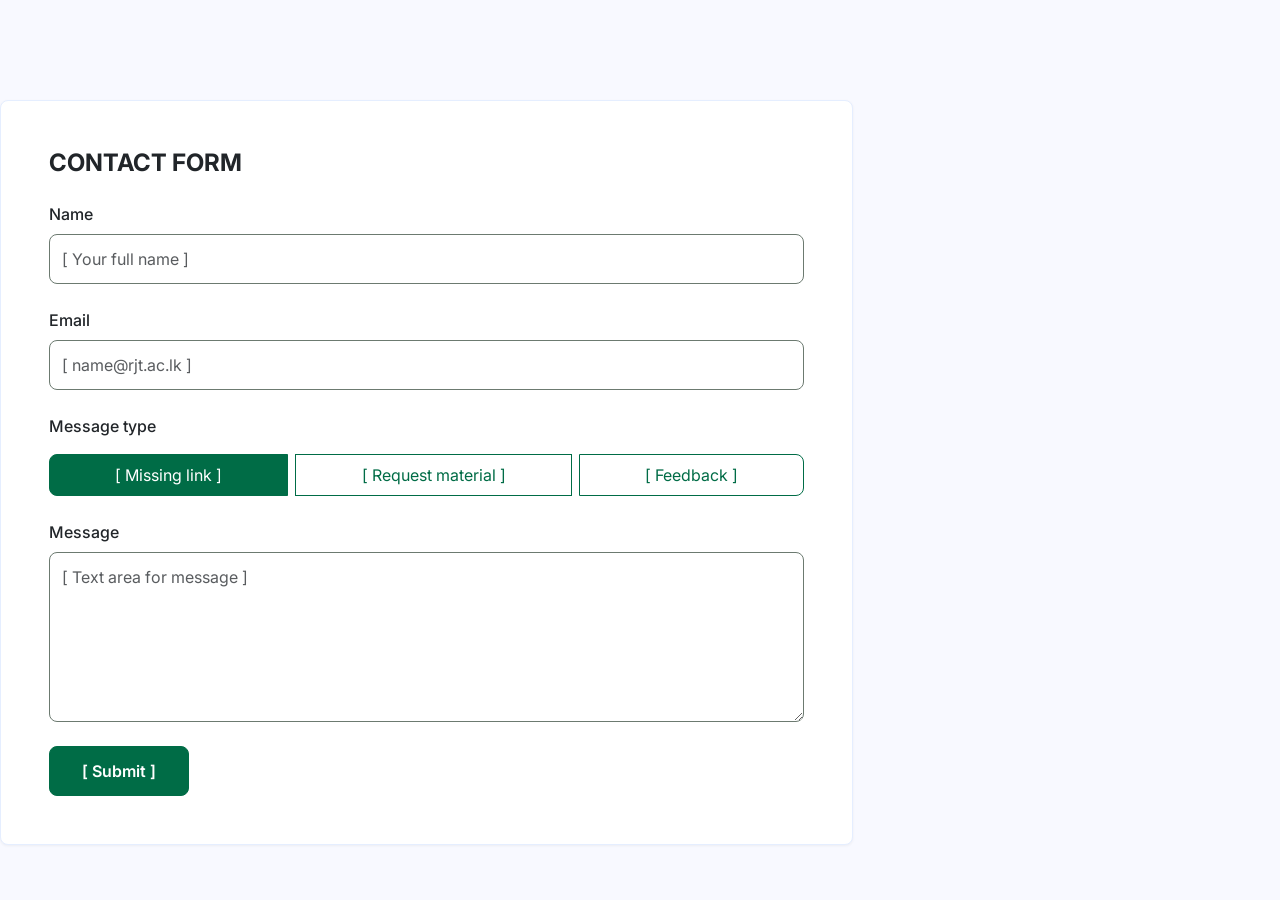
<file: ContactFormContact.html>
<!DOCTYPE html>
<html lang="en">
<head>
<meta charset="utf-8">
<meta content="width=device-width, initial-scale=1.0" name="viewport">
<title>Contact Us | UniShare</title>
<!-- Bootstrap 5 CSS -->
<link href="https://cdn.jsdelivr.net/npm/bootstrap@5.3.2/dist/css/bootstrap.min.css" rel="stylesheet">
<!-- Google Fonts: Inter -->
<link href="https://fonts.googleapis.com/css2?family=Inter:wght@400;500;600;700&amp;display=swap" rel="stylesheet">
<!-- Material Symbols -->
<link href="https://fonts.googleapis.com/css2?family=Material+Symbols+Outlined:opsz,wght,FILL,GRAD@20..48,100..700,0..1,-50..200" rel="stylesheet">
<style>
    :root {
      --primary: #006c46;
      --primary-container: #00b074;
      --on-primary-container: #003a23;
      --on-primary: #ffffff;
      --surface: #f8f9ff;
      --surface-container: #e5eeff;
      --surface-container-lowest: #ffffff;
      --outline: #6c7a70;
      --outline-variant: #bccabf;
      --on-surface: #0b1c30;
      --on-surface-variant: #3d4a41;
      --secondary-container: #dae2fd;
      --on-secondary-container: #5c647a;
      --border-radius: 0.5rem;
      --border-radius-xl: 0.75rem;
    }

    body {
      font-family: 'Inter', sans-serif;
      background-color: var(--surface);
      color: var(--on-surface);
      padding-top: 100px;
    }

    .text-primary-theme { 
        color: var(--primary) !important; 
    }

    .bg-surface-container-lowest { 
        background-color: var(--surface-container-lowest) !important; 
    }

    /* Navbar Styles */
    .navbar {
        height: 80px;
        background: rgba(255, 255, 255, 0.8);
        backdrop-filter: blur(8px);
        border-bottom: 1px solid var(--outline-variant);
    }

    .nav-link {
        color: var(--on-surface-variant);
        font-weight: 500;
        padding: 0.5rem 1rem !important;
        transition: color 0.2s;
    }

    .nav-link.active {
        color: var(--primary) !important;
        border-bottom: 2px solid var(--primary);
    }

    .btn-primary-custom {
        background-color: var(--primary-container);
        color: var(--on-primary-container);
        border: none;
        padding: 0.75rem 1.5rem;
        font-weight: 700;
        border-radius: var(--border-radius-xl);
        transition: all 0.3s ease;
    }

    .btn-primary-custom:hover {
        opacity: 0.9;
        transform: translateY(-1px);
        box-shadow: 0 4px 12px rgba(0, 176, 116, 0.2);
    }

    .btn-primary {
      background-color: var(--primary);
      border-color: var(--primary);
      border-radius: var(--border-radius);
      padding: 0.75rem 2rem;
      font-weight: 600;
    }

    .btn-primary:hover {
      background-color: var(--primary-container);
      border-color: var(--primary-container);
    }

    .btn-outline-primary {
      color: var(--primary);
      border-color: var(--primary);
      border-radius: var(--border-radius);
    }

    .btn-outline-primary:hover, .btn-check:checked + .btn-outline-primary {
      background-color: var(--primary);
      border-color: var(--primary);
      color: white;
    }

    .form-control, .form-select {
      border-radius: var(--border-radius);
      border-color: var(--outline);
      padding: 0.75rem;
    }

    .form-control:focus {
      border-color: var(--primary);
      box-shadow: 0 0 0 0.25rem rgba(0, 108, 70, 0.25);
    }

    .card {
      border-radius: var(--border-radius);
      border: 1px solid var(--surface-container);
      box-shadow: 0 1px 3px rgba(0,0,0,0.05);
    }

    .bg-emerald-light {
      background-color: #e6f7f1;
      border: 1px solid rgba(0, 176, 116, 0.2);
    }

    .text-emerald { color: var(--primary-container); }
    .text-emerald-dark { color: var(--primary); }

    .header-border {
      border-bottom: 1px solid var(--surface-container);
    }

    .footer-border {
      border-top: 1px solid var(--surface-container);
    }
  </style>
</head>
<body>
    <!-- BEGIN: ContactForm -->
<div class="col-lg-8">
<section class="card p-4 p-md-5 bg-white h-100" data-purpose="contact-form-container">
<h2 class="h4 fw-bold mb-4 text-uppercase">Contact Form</h2>
<form action="#" method="POST">
<div class="mb-4">
<label class="form-label fw-medium" for="full-name">Name</label>
<input class="form-control" id="full-name" name="full-name" placeholder="[ Your full name ]" type="text">
</div>
<div class="mb-4">
<label class="form-label fw-medium" for="email">Email</label>
<input class="form-control" id="email" name="email" placeholder="[ name@rjt.ac.lk ]" type="email">
</div>
<div class="mb-4">
<label class="form-label fw-medium d-block mb-3">Message type</label>
<div aria-label="Message type toggle button group" class="btn-group w-100 w-sm-auto flex-wrap gap-2" role="group">
<input autocomplete="off" checked="" class="btn-check" id="type_link" name="msg_type" type="radio" value="missing_link">
<label class="btn btn-outline-primary px-4 py-2" for="type_link">[ Missing link ]</label>
<input autocomplete="off" class="btn-check" id="type_material" name="msg_type" type="radio" value="request_material">
<label class="btn btn-outline-primary px-4 py-2" for="type_material">[ Request material ]</label>
<input autocomplete="off" class="btn-check" id="type_feedback" name="msg_type" type="radio" value="feedback">
<label class="btn btn-outline-primary px-4 py-2" for="type_feedback">[ Feedback ]</label>
</div>
</div>
<div class="mb-4">
<label class="form-label fw-medium" for="message">Message</label>
<textarea class="form-control" id="message" name="message" placeholder="[ Text area for message ]" rows="6"></textarea>
</div>
<div class="mt-4">
<button class="btn btn-primary" type="submit">
                [ Submit ]
              </button>
</div>
</form>
</section>
</div>
<!-- END: ContactForm -->
</body>
</html>
</file>
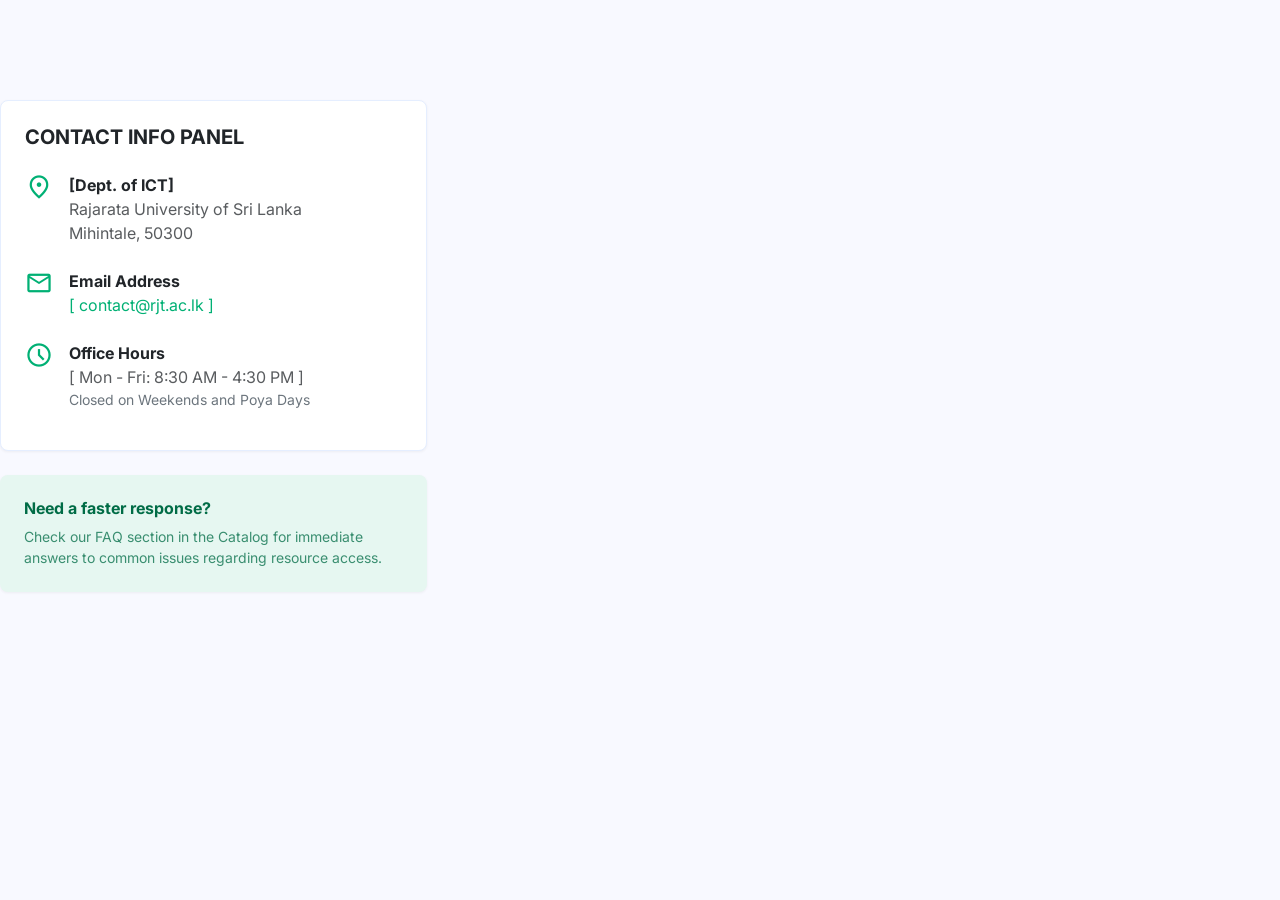
<file: ContactPanelContact.html>
<!DOCTYPE html>
<html lang="en">
<head>
<meta charset="utf-8">
<meta content="width=device-width, initial-scale=1.0" name="viewport">
<title>Contact Us | UniShare</title>
<!-- Bootstrap 5 CSS -->
<link href="https://cdn.jsdelivr.net/npm/bootstrap@5.3.2/dist/css/bootstrap.min.css" rel="stylesheet">
<!-- Google Fonts: Inter -->
<link href="https://fonts.googleapis.com/css2?family=Inter:wght@400;500;600;700&amp;display=swap" rel="stylesheet">
<!-- Material Symbols -->
<link href="https://fonts.googleapis.com/css2?family=Material+Symbols+Outlined:opsz,wght,FILL,GRAD@20..48,100..700,0..1,-50..200" rel="stylesheet">
<style>
    :root {
      --primary: #006c46;
      --primary-container: #00b074;
      --on-primary-container: #003a23;
      --on-primary: #ffffff;
      --surface: #f8f9ff;
      --surface-container: #e5eeff;
      --surface-container-lowest: #ffffff;
      --outline: #6c7a70;
      --outline-variant: #bccabf;
      --on-surface: #0b1c30;
      --on-surface-variant: #3d4a41;
      --secondary-container: #dae2fd;
      --on-secondary-container: #5c647a;
      --border-radius: 0.5rem;
      --border-radius-xl: 0.75rem;
    }

    body {
      font-family: 'Inter', sans-serif;
      background-color: var(--surface);
      color: var(--on-surface);
      padding-top: 100px;
    }

    .text-primary-theme { 
        color: var(--primary) !important; 
    }

    .bg-surface-container-lowest { 
        background-color: var(--surface-container-lowest) !important; 
    }

    /* Navbar Styles */
    .navbar {
        height: 80px;
        background: rgba(255, 255, 255, 0.8);
        backdrop-filter: blur(8px);
        border-bottom: 1px solid var(--outline-variant);
    }

    .nav-link {
        color: var(--on-surface-variant);
        font-weight: 500;
        padding: 0.5rem 1rem !important;
        transition: color 0.2s;
    }

    .nav-link.active {
        color: var(--primary) !important;
        border-bottom: 2px solid var(--primary);
    }

    .btn-primary-custom {
        background-color: var(--primary-container);
        color: var(--on-primary-container);
        border: none;
        padding: 0.75rem 1.5rem;
        font-weight: 700;
        border-radius: var(--border-radius-xl);
        transition: all 0.3s ease;
    }

    .btn-primary-custom:hover {
        opacity: 0.9;
        transform: translateY(-1px);
        box-shadow: 0 4px 12px rgba(0, 176, 116, 0.2);
    }

    .btn-primary {
      background-color: var(--primary);
      border-color: var(--primary);
      border-radius: var(--border-radius);
      padding: 0.75rem 2rem;
      font-weight: 600;
    }

    .btn-primary:hover {
      background-color: var(--primary-container);
      border-color: var(--primary-container);
    }

    .btn-outline-primary {
      color: var(--primary);
      border-color: var(--primary);
      border-radius: var(--border-radius);
    }

    .btn-outline-primary:hover, .btn-check:checked + .btn-outline-primary {
      background-color: var(--primary);
      border-color: var(--primary);
      color: white;
    }

    .form-control, .form-select {
      border-radius: var(--border-radius);
      border-color: var(--outline);
      padding: 0.75rem;
    }

    .form-control:focus {
      border-color: var(--primary);
      box-shadow: 0 0 0 0.25rem rgba(0, 108, 70, 0.25);
    }

    .card {
      border-radius: var(--border-radius);
      border: 1px solid var(--surface-container);
      box-shadow: 0 1px 3px rgba(0,0,0,0.05);
    }

    .bg-emerald-light {
      background-color: #e6f7f1;
      border: 1px solid rgba(0, 176, 116, 0.2);
    }

    .text-emerald { color: var(--primary-container); }
    .text-emerald-dark { color: var(--primary); }

    .header-border {
      border-bottom: 1px solid var(--surface-container);
    }

    .footer-border {
      border-top: 1px solid var(--surface-container);
    }
  </style>
</head>
<body>
    <!-- BEGIN: ContactInfoPanel -->
<div class="col-lg-4">
<aside class="d-flex flex-column gap-4" data-purpose="contact-info-panel">
<div class="card p-4 bg-white h-100">
<h2 class="h5 fw-bold mb-4 text-uppercase">Contact Info Panel</h2>
<div class="d-flex flex-column gap-4 text-muted">
<!-- Location -->
<div class="d-flex align-items-start gap-3">
<span class="material-symbols-outlined text-emerald fs-3">location_on</span>
<div>
<p class="fw-bold text-dark mb-0">[Dept. of ICT]</p>
<p class="mb-0">Rajarata University of Sri Lanka</p>
<p class="mb-0">Mihintale, 50300</p>
</div>
</div>
<!-- Email -->
<div class="d-flex align-items-start gap-3">
<span class="material-symbols-outlined text-emerald fs-3">mail</span>
<div>
<p class="fw-bold text-dark mb-0">Email Address</p>
<a class="text-emerald text-decoration-none" href="mailto:contact@rjt.ac.lk">[ contact@rjt.ac.lk ]</a>
</div>
</div>
<!-- Hours -->
<div class="d-flex align-items-start gap-3">
<span class="material-symbols-outlined text-emerald fs-3">schedule</span>
<div>
<p class="fw-bold text-dark mb-0">Office Hours</p>
<p class="mb-0">[ Mon - Fri: 8:30 AM - 4:30 PM ]</p>
<p class="small text-secondary">Closed on Weekends and Poya Days</p>
</div>
</div>
</div>
</div>
<!-- Quick Tip Card -->
<div class="card p-4 bg-emerald-light border-0">
<h3 class="h6 fw-bold text-emerald-dark mb-2">Need a faster response?</h3>
<p class="small text-emerald-dark mb-0 opacity-75">Check our FAQ section in the Catalog for immediate answers to common issues regarding resource access.</p>
</div>
</aside>
</div>
<!-- END: ContactInfoPanel -->
</body>
</html>
</file>
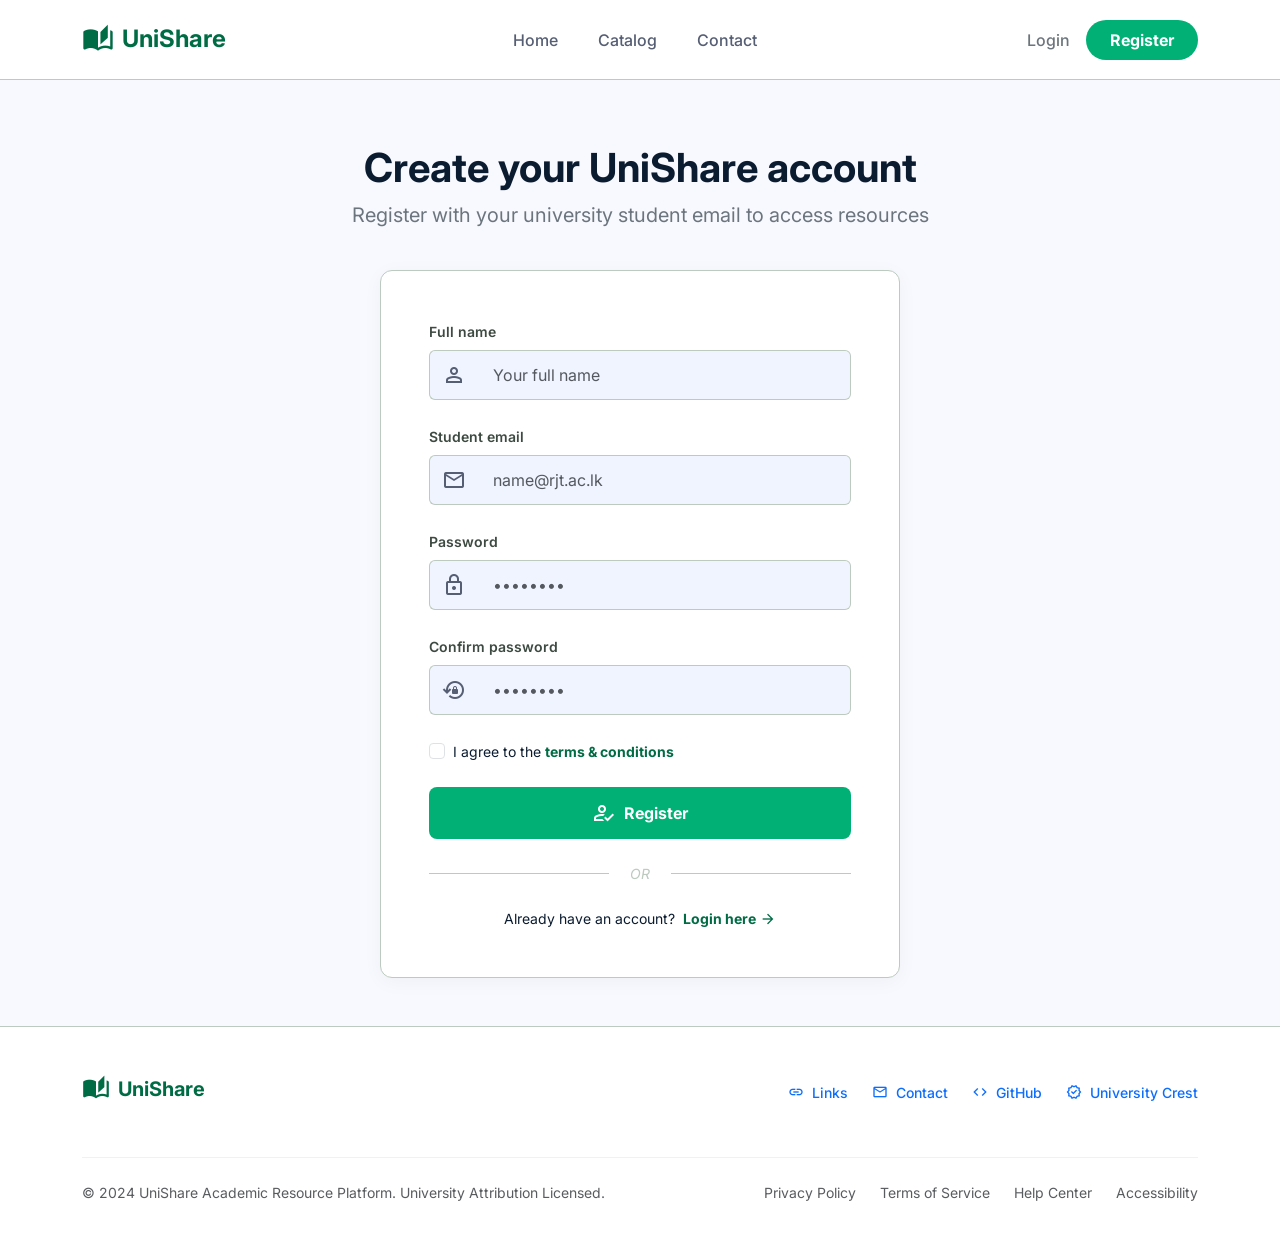
<file: CreateAccount.html>
<!DOCTYPE html>

<html lang="en"><head>
<meta charset="utf-8"/>
<meta content="width=device-width, initial-scale=1.0" name="viewport"/>
<title>Register | UniShare Academic Resource Platform</title>
<!-- Google Fonts: Inter -->
<link href="https://fonts.googleapis.com/css2?family=Inter:wght@400;500;600;700;800&amp;display=swap" rel="stylesheet"/>
<!-- Material Symbols Outlined -->
<link href="https://fonts.googleapis.com/css2?family=Material+Symbols+Outlined:wght,FILL@100..700,0..1&amp;display=swap" rel="stylesheet"/>
<!-- Bootstrap 5 CSS -->
<link href="https://cdn.jsdelivr.net/npm/bootstrap@5.3.2/dist/css/bootstrap.min.css" rel="stylesheet"/>
<style>
        :root {
            --primary: #006c46;
            --primary-emerald: #00b074;
            --on-primary: #ffffff;
            --secondary: #565e74;
            --surface: #f8f9ff;
            --surface-container-lowest: #ffffff;
            --surface-container-low: #eff4ff;
            --on-surface: #0b1c30;
            --on-surface-variant: #3d4a41;
            --outline-variant: #bccabf;
            --border-radius-lg: 0.5rem;
            --border-radius-xl: 0.75rem;
        }

        body {
            font-family: 'Inter', sans-serif;
            background-color: var(--surface);
            color: var(--on-surface);
            min-height: 100vh;
            display: flex;
            flex-direction: column;
        }

        .material-symbols-outlined {
            font-variation-settings: 'FILL' 0, 'wght' 400, 'GRAD' 0, 'opsz' 24;
            vertical-align: middle;
        }

        /* Brand Colors & Utilities */
        .text-primary-theme { color: var(--primary) !important; }
        .bg-primary-emerald { background-color: var(--primary-emerald) !important; color: white !important; }
        
        /* Navbar Style (matching SCREEN_19/SCREEN_5) */
        .navbar {
            height: 80px;
            background: var(--surface-container-lowest);
            border-bottom: 1px solid var(--outline-variant);
        }
        .nav-link {
            color: var(--secondary);
            font-weight: 500;
            transition: color 0.2s;
        }
        .nav-link:hover {
            color: var(--primary-emerald);
        }

        /* Card Styles */
        .registration-card {
            background: var(--surface-container-lowest);
            border: 1px solid var(--outline-variant);
            border-radius: var(--border-radius-xl);
            box-shadow: 0 4px 20px rgba(0, 0, 0, 0.04);
            max-width: 520px;
            width: 100%;
        }

        /* Form Controls */
        .form-label {
            font-size: 14px;
            font-weight: 600;
            color: var(--on-surface-variant);
            margin-bottom: 8px;
        }
        .input-group-text {
            background-color: var(--surface-container-low);
            border-color: var(--outline-variant);
            color: var(--secondary);
        }
        .form-control {
            border-color: var(--outline-variant);
            padding: 0.75rem 1rem;
            background-color: var(--surface-container-low);
        }
        .form-control:focus {
            border-color: var(--primary-emerald);
            box-shadow: 0 0 0 0.25rem rgba(0, 176, 116, 0.1);
            background-color: var(--surface-container-lowest);
        }

        .btn-emerald {
            background-color: var(--primary-emerald);
            color: white;
            border: none;
            padding: 0.875rem 1.5rem;
            font-weight: 700;
            border-radius: var(--border-radius-lg);
            transition: all 0.2s ease;
        }
        .btn-emerald:hover {
            opacity: 0.95;
            transform: translateY(-1px);
            box-shadow: 0 4px 12px rgba(0, 176, 116, 0.2);
            color: white;
        }
        .btn-emerald:active {
            transform: scale(0.98);
        }

        .divider {
            display: flex;
            align-items: center;
            text-align: center;
            color: var(--outline-variant);
            font-style: italic;
            font-size: 14px;
        }
        .divider::before, .divider::after {
            content: '';
            flex: 1;
            border-bottom: 1px solid var(--outline-variant);
        }
        .divider:not(:empty)::before { margin-right: 1.5em; }
        .divider:not(:empty)::after { margin-left: 1.5em; }

        footer {
            background-color: var(--surface-container-lowest);
            border-top: 1px solid var(--outline-variant);
        }
        .hover-primary:hover { color: var(--primary-emerald) !important; }

        /* Animation for icons */
        .input-group:focus-within .input-group-text .material-symbols-outlined {
            color: var(--primary-emerald);
        }
    </style>
</head>
<body>
<!-- Navigation Bar (Style from SCREEN_19) -->
<header class="fixed-top">
<nav class="navbar navbar-expand-md">
<div class="container">
<a class="navbar-brand d-flex align-items-center gap-2" href="index.html">
<span class="material-symbols-outlined text-primary-theme fs-2" style="font-variation-settings: 'FILL' 1">auto_stories</span>
<span class="fw-bold text-primary-theme h4 mb-0">UniShare</span>
</a>
<button class="navbar-toggler border-0" data-bs-target="#navbarNav" data-bs-toggle="collapse" type="button">
<span class="material-symbols-outlined">menu</span>
</button>
<div class="collapse navbar-collapse" id="navbarNav">
<ul class="navbar-nav mx-auto gap-lg-4">
<li class="nav-item"><a class="nav-link" href="index.html">Home</a></li>
<li class="nav-item"><a class="nav-link" href="Catalog.html">Catalog</a></li>
<li class="nav-item"><a class="nav-link" href="Contact.html">Contact</a></li>
</ul>
<div class="d-flex align-items-center gap-3">
<a class="text-decoration-none text-secondary fw-medium" href="Login.html">Login</a>
<button class="btn btn-emerald rounded-pill px-4 py-2">Register</button>
</div>
</div>
</div>
</nav>
</header>
<!-- Main Registration Section -->
<main class="flex-grow-1 d-flex align-items-center justify-content-center py-5 mt-5">
<div class="container d-flex flex-column align-items-center pt-5">
<!-- Page Header -->
<div class="text-center mb-4">
<h1 class="display-6 fw-bold text-on-surface mb-2">Create your UniShare account</h1>
<p class="text-secondary fs-5">Register with your university student email to access resources</p>
</div>
<!-- Registration Form Card -->
<div class="registration-card p-4 p-md-5">
<form action="#" id="registrationForm" method="POST">
<!-- Full Name Field -->
<div class="mb-4">
<label class="form-label" for="full-name">Full name</label>
<div class="input-group">
<span class="input-group-text border-end-0">
<span class="material-symbols-outlined">person</span>
</span>
<input class="form-control border-start-0" id="full-name" name="full-name" placeholder="Your full name" required="" type="text"/>
</div>
</div>
<!-- Student Email Field -->
<div class="mb-4">
<label class="form-label" for="email">Student email</label>
<div class="input-group">
<span class="input-group-text border-end-0">
<span class="material-symbols-outlined">mail</span>
</span>
<input class="form-control border-start-0" id="email" name="email" placeholder="name@rjt.ac.lk" required="" type="email"/>
</div>
</div>
<!-- Password Field -->
<div class="mb-4">
<label class="form-label" for="password">Password</label>
<div class="input-group">
<span class="input-group-text border-end-0">
<span class="material-symbols-outlined">lock</span>
</span>
<input class="form-control border-start-0" id="password" name="password" placeholder="••••••••" required="" type="password"/>
</div>
</div>
<!-- Confirm Password Field -->
<div class="mb-4">
<label class="form-label" for="confirm-password">Confirm password</label>
<div class="input-group">
<span class="input-group-text border-end-0">
<span class="material-symbols-outlined">lock_reset</span>
</span>
<input class="form-control border-start-0" id="confirm-password" name="confirm-password" placeholder="••••••••" required="" type="password"/>
</div>
</div>
<!-- Terms & Conditions -->
<div class="form-check mb-4">
<input class="form-check-input" id="terms" name="terms" required="" type="checkbox"/>
<label class="form-check-label small text-on-surface-variant" for="terms">
                        I agree to the <a class="text-primary-theme fw-bold text-decoration-none" href="#">terms &amp; conditions</a>
</label>
</div>
<!-- Register Button -->
<button class="btn btn-emerald w-100 d-flex align-items-center justify-content-center gap-2 mb-4" id="submitBtn" type="submit">
<span class="material-symbols-outlined">how_to_reg</span>
                    Register
                </button>
<!-- OR Divider -->
<div class="divider mb-4">OR</div>
<!-- Login Redirect -->
<div class="text-center">
<p class="mb-0 text-on-surface-variant small">
                        Already have an account? 
                        <a class="text-primary-theme fw-bold text-decoration-none ms-1 d-inline-flex align-items-center gap-1" href="Login.html">
                            Login here
                            <span class="material-symbols-outlined fs-6">arrow_forward</span>
</a>
</p>
</div>
</form>
</div>
</div>
</main>
<!-- Footer (Style from SCREEN_5 / SCREEN_19) -->
<footer class="py-5 mt-auto">
<div class="container">
<div class="row align-items-center mb-5">
<div class="col-md-4 text-center text-md-start mb-4 mb-md-0">
<div class="d-inline-flex align-items-center gap-2">
<span class="material-symbols-outlined text-primary-theme fs-3" style="font-variation-settings: 'FILL' 1">auto_stories</span>
<span class="h5 fw-bold text-primary-theme mb-0">UniShare</span>
</div>
</div>
<div class="col-md-8">
<div class="d-flex flex-wrap justify-content-center justify-content-md-end gap-4">
<a class="text-on-surface-variant text-decoration-none d-flex align-items-center gap-2 small fw-medium hover-primary" href="Catalog.html">
<span class="material-symbols-outlined fs-6">link</span> Links
                    </a>
<a class="text-on-surface-variant text-decoration-none d-flex align-items-center gap-2 small fw-medium hover-primary" href="Contact.html">
<span class="material-symbols-outlined fs-6">mail</span> Contact
                    </a>
<a class="text-on-surface-variant text-decoration-none d-flex align-items-center gap-2 small fw-medium hover-primary" href="#">
<span class="material-symbols-outlined fs-6">code</span> GitHub
                    </a>
<a class="text-on-surface-variant text-decoration-none d-flex align-items-center gap-2 small fw-medium hover-primary" href="#">
<span class="material-symbols-outlined fs-6">verified</span> University Crest
                    </a>
</div>
</div>
</div>
<div class="pt-4 border-top border-secondary border-opacity-10 d-flex flex-column flex-md-row justify-content-between align-items-center gap-3">
<p class="small text-muted mb-0">© 2024 UniShare Academic Resource Platform. University Attribution Licensed.</p>
<div class="d-flex gap-4">
<a class="small text-muted text-decoration-none hover-primary" href="#">Privacy Policy</a>
<a class="small text-muted text-decoration-none hover-primary" href="#">Terms of Service</a>
<a class="small text-muted text-decoration-none hover-primary" href="#">Help Center</a>
<a class="small text-muted text-decoration-none hover-primary" href="#">Accessibility</a>
</div>
</div>
</div>
</footer>
<!-- Bootstrap 5 JS Bundle -->
<script src="https://cdn.jsdelivr.net/npm/bootstrap@5.3.2/dist/js/bootstrap.bundle.min.js"></script>
<script>
    // Form submission simulation
    document.getElementById('registrationForm').addEventListener('submit', (e) => {
        e.preventDefault();
        const btn = document.getElementById('submitBtn');
        const originalContent = btn.innerHTML;
        
        btn.disabled = true;
        btn.innerHTML = `<span class="material-symbols-outlined spinner-border spinner-border-sm me-2" role="status"></span> Processing...`;
        
        setTimeout(() => {
            btn.innerHTML = `<span class="material-symbols-outlined">check_circle</span> Registered Successfully!`;
            btn.classList.replace('btn-emerald', 'btn-success');
            
            // Simulation of redirect after success
            setTimeout(() => {
                // window.location.href = '/dashboard';
            }, 1000);
        }, 1500);
    });
</script>
</body></html>
</file>
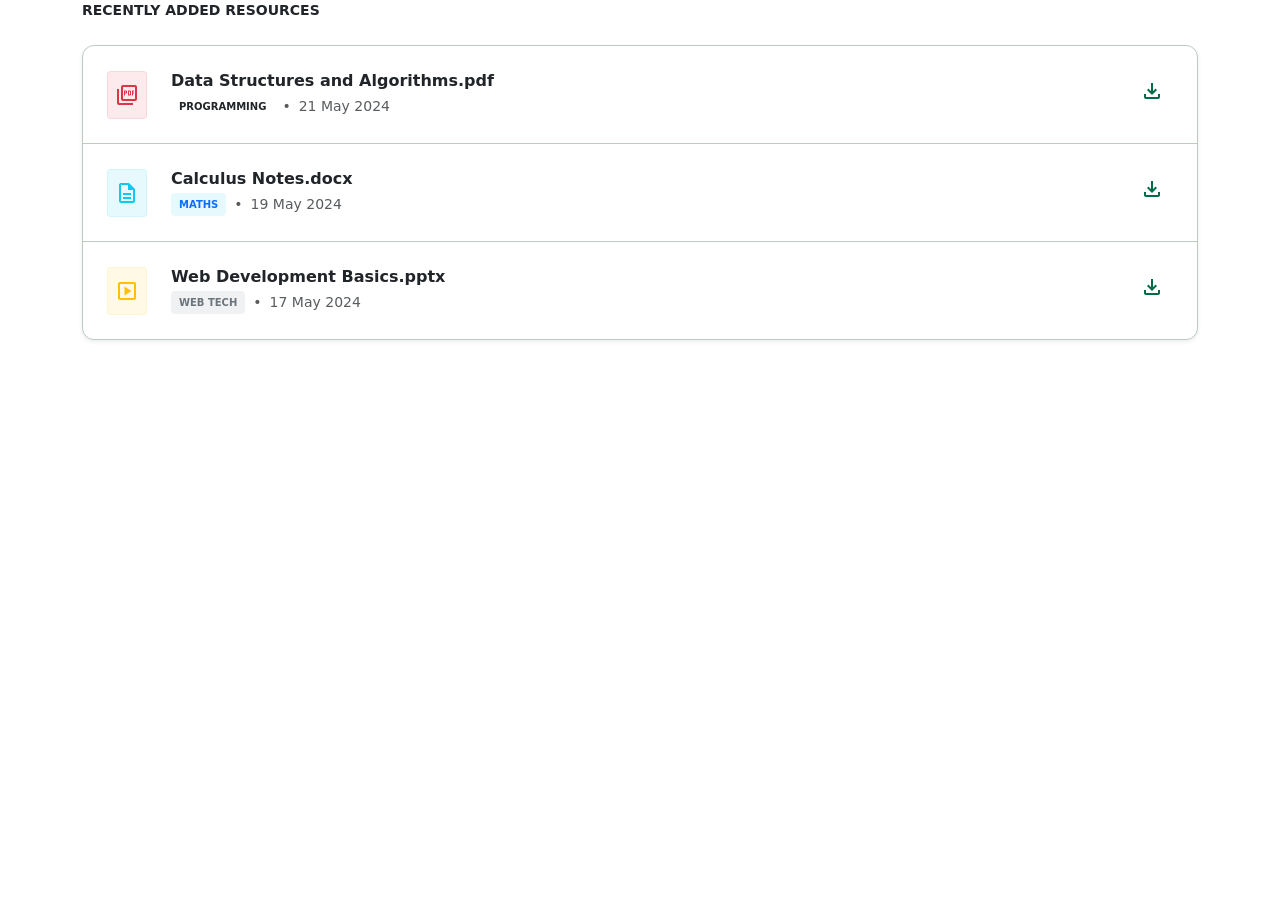
<file: FilesHome.html>
<!DOCTYPE html>

<html lang="en"><head>
<meta charset="utf-8"/>
<meta content="width=device-width, initial-scale=1.0" name="viewport"/>
<title>UniShare | Centralized ICT Resource Platform</title>
<!-- Google Fonts -->
<link href="https://fonts.googleapis.com/css2?family=Inter:wght@400;500;600;700&amp;display=swap" rel="stylesheet"/>
<!-- Material Symbols -->
<link href="https://fonts.googleapis.com/css2?family=Material+Symbols+Outlined:wght,FILL@100..700,0..1&amp;display=swap" rel="stylesheet"/>
<!-- Bootstrap 5 CSS -->
<link href="https://cdn.jsdelivr.net/npm/bootstrap@5.3.2/dist/css/bootstrap.min.css" rel="stylesheet"/>
<style>
        :root {
    --primary: #006c46;
    --primary-container: #00b074;
    --on-primary-container: #003a23;
    --surface-container-lowest: #ffffff;
    --on-surface-variant: #3d4a41;
    --outline-variant: #bccabf;
    --border-radius-xl: 0.75rem;
}

.text-primary-theme { 
    color: var(--primary) !important; 
}

.bg-surface-container-lowest { 
    background-color: var(--surface-container-lowest) !important; 
}

.navbar {
    height: 80px;
    background: rgba(255, 255, 255, 0.8);
    backdrop-filter: blur(8px);
    border-bottom: 1px solid var(--outline-variant);
}

.nav-link {
    color: var(--on-surface-variant);
    font-weight: 500;
    padding: 0.5rem 1rem !important;
}

.nav-link.active {
    color: var(--primary) !important;
    border-bottom: 2px solid var(--primary);
}

.btn-primary-custom {
    background-color: var(--primary-container);
    color: var(--on-primary-container);
    border: none;
    padding: 0.75rem 1.5rem;
    font-weight: 700;
    border-radius: var(--border-radius-xl);
    transition: all 0.3s ease;
}

.btn-primary-custom:hover {
    opacity: 0.9;
    transform: translateY(-1px);
    box-shadow: 0 4px 12px rgba(0, 176, 116, 0.2);
        }

        .card-custom {
            background: var(--surface-container-lowest);
            border: 1px solid var(--outline-variant);
            border-radius: var(--border-radius-xl);
            transition: transform 0.3s ease;
            text-decoration: none;
            color: inherit;
        }
        .card-custom:hover {
            transform: translateY(-4px);
            color: inherit;
        }

        .icon-box {
            width: 64px;
            height: 64px;
            border-radius: 50%;
            display: flex;
            align-items: center;
            justify-content: center;
            transition: all 0.3s ease;
        }

        .resource-item {
            padding: 1.5rem;
            border-bottom: 1px solid var(--outline-variant);
            transition: background-color 0.2s ease;
        }
        .resource-item:last-child { border-bottom: none; }
        .resource-item:hover { background-color: var(--surface-container-low); }

        .file-icon {
            width: 40px;
            height: 48px;
            display: flex;
            align-items: center;
            justify-content: center;
            border-radius: 4px;
            border: 1px solid transparent;
        }

        .badge-custom {
            font-size: 10px;
            font-weight: 700;
            text-transform: uppercase;
            padding: 4px 8px;
            border-radius: 4px;
        }

        footer {
            background-color: var(--surface-container-low);
            border-top: 1px solid var(--outline-variant);
        }
    </style>
</head>
<body>
    <!-- Recently Added Resources -->
<section class="container mb-5 pb-5">
<p class="small fw-bold text-on-surface-variant text-uppercase mb-4">Recently Added Resources</p>
<div class="card-custom overflow-hidden shadow-sm">
<!-- Resource Item 1 -->
<div class="resource-item d-flex flex-column flex-md-row align-items-md-center justify-content-between gap-3">
<div class="d-flex align-items-center gap-4">
<div class="file-icon bg-danger bg-opacity-10 border-danger border-opacity-10">
<span class="material-symbols-outlined text-danger">picture_as_pdf</span>
</div>
<div>
<h6 class="fw-bold mb-1">Data Structures and Algorithms.pdf</h6>
<div class="d-flex align-items-center gap-2 small text-muted">
<span class="badge-custom bg-surface-container text-dark">Programming</span>
<span>•</span>
<span>21 May 2024</span>
</div>
</div>
</div>
<button class="btn btn-link text-primary-theme p-2 rounded-circle hover-effect">
<span class="material-symbols-outlined">download</span>
</button>
</div>
<!-- Resource Item 2 -->
<div class="resource-item d-flex flex-column flex-md-row align-items-md-center justify-content-between gap-3">
<div class="d-flex align-items-center gap-4">
<div class="file-icon bg-info bg-opacity-10 border-info border-opacity-10">
<span class="material-symbols-outlined text-info">description</span>
</div>
<div>
<h6 class="fw-bold mb-1">Calculus Notes.docx</h6>
<div class="d-flex align-items-center gap-2 small text-muted">
<span class="badge-custom bg-info bg-opacity-10 text-primary">Maths</span>
<span>•</span>
<span>19 May 2024</span>
</div>
</div>
</div>
<button class="btn btn-link text-primary-theme p-2 rounded-circle hover-effect">
<span class="material-symbols-outlined">download</span>
</button>
</div>
<!-- Resource Item 3 -->
<div class="resource-item d-flex flex-column flex-md-row align-items-md-center justify-content-between gap-3">
<div class="d-flex align-items-center gap-4">
<div class="file-icon bg-warning bg-opacity-10 border-warning border-opacity-10">
<span class="material-symbols-outlined text-warning">slideshow</span>
</div>
<div>
<h6 class="fw-bold mb-1">Web Development Basics.pptx</h6>
<div class="d-flex align-items-center gap-2 small text-muted">
<span class="badge-custom bg-secondary bg-opacity-10 text-secondary">Web Tech</span>
<span>•</span>
<span>17 May 2024</span>
</div>
</div>
</div>
<button class="btn btn-link text-primary-theme p-2 rounded-circle hover-effect">
<span class="material-symbols-outlined">download</span>
</button>
</div>
</div>
</section>
</main>
</body>
</html>
</file>
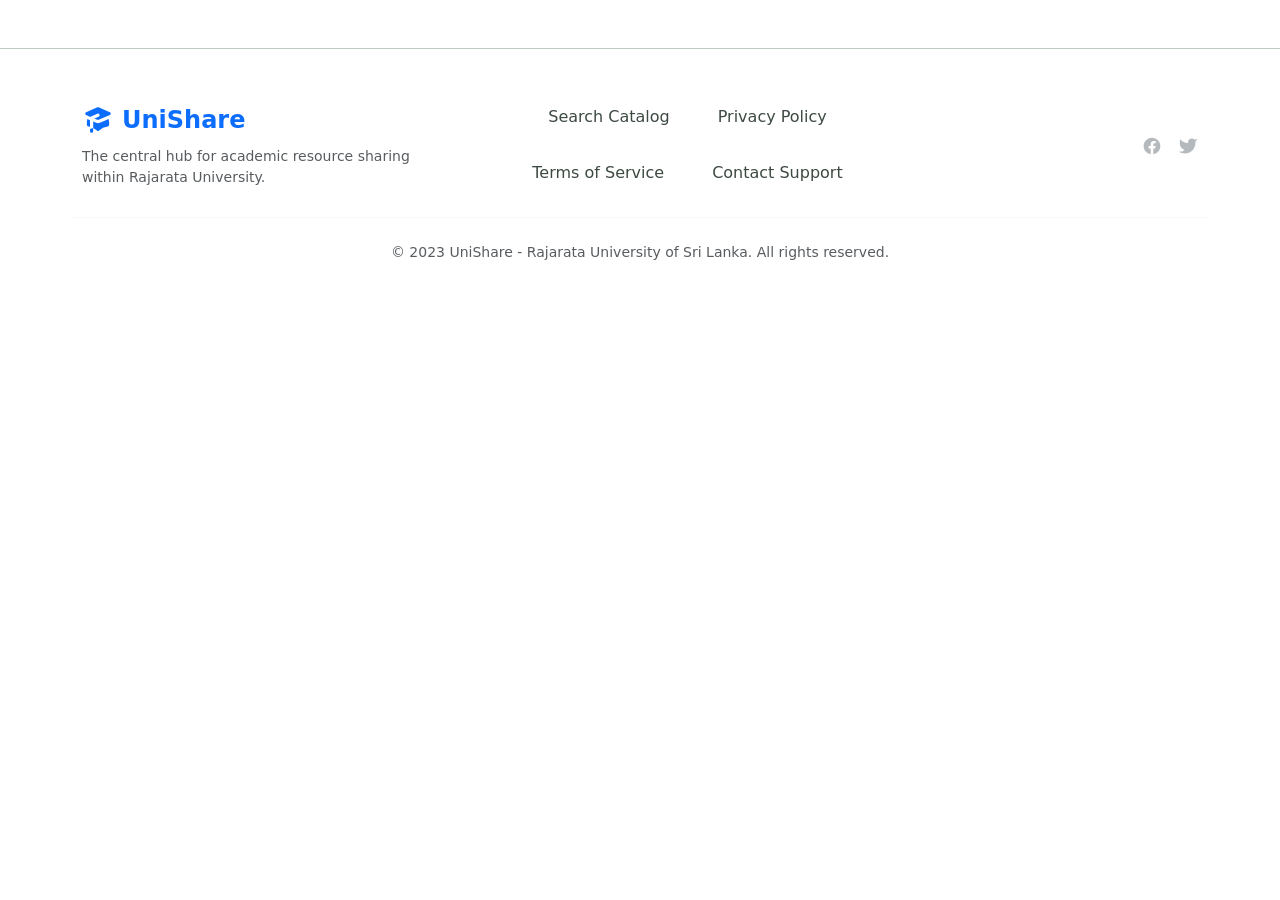
<file: Footer.html>
<!DOCTYPE html>

<html lang="en"><head>
<meta charset="utf-8"/>
<meta content="width=device-width, initial-scale=1.0" name="viewport"/>
<title>UniShare | Centralized ICT Resource Platform</title>
<!-- Google Fonts -->
<link href="https://fonts.googleapis.com/css2?family=Inter:wght@400;500;600;700&amp;display=swap" rel="stylesheet"/>
<!-- Material Symbols -->
<link href="https://fonts.googleapis.com/css2?family=Material+Symbols+Outlined:wght,FILL@100..700,0..1&amp;display=swap" rel="stylesheet"/>
<!-- Bootstrap 5 CSS -->
<link href="https://cdn.jsdelivr.net/npm/bootstrap@5.3.2/dist/css/bootstrap.min.css" rel="stylesheet"/>
<style>
        :root {
    --primary: #006c46;
    --primary-container: #00b074;
    --on-primary-container: #003a23;
    --surface-container-lowest: #ffffff;
    --on-surface-variant: #3d4a41;
    --outline-variant: #bccabf;
    --border-radius-xl: 0.75rem;
}

.text-primary-theme { 
    color: var(--primary) !important; 
}

.bg-surface-container-lowest { 
    background-color: var(--surface-container-lowest) !important; 
}

.navbar {
    height: 80px;
    background: rgba(255, 255, 255, 0.8);
    backdrop-filter: blur(8px);
    border-bottom: 1px solid var(--outline-variant);
}

.nav-link {
    color: var(--on-surface-variant);
    font-weight: 500;
    padding: 0.5rem 1rem !important;
}

.nav-link.active {
    color: var(--primary) !important;
    border-bottom: 2px solid var(--primary);
}

.btn-primary-custom {
    background-color: var(--primary-container);
    color: var(--on-primary-container);
    border: none;
    padding: 0.75rem 1.5rem;
    font-weight: 700;
    border-radius: var(--border-radius-xl);
    transition: all 0.3s ease;
}

.btn-primary-custom:hover {
    opacity: 0.9;
    transform: translateY(-1px);
    box-shadow: 0 4px 12px rgba(0, 176, 116, 0.2);
        }

        .card-custom {
            background: var(--surface-container-lowest);
            border: 1px solid var(--outline-variant);
            border-radius: var(--border-radius-xl);
            transition: transform 0.3s ease;
            text-decoration: none;
            color: inherit;
        }
        .card-custom:hover {
            transform: translateY(-4px);
            color: inherit;
        }

        .icon-box {
            width: 64px;
            height: 64px;
            border-radius: 50%;
            display: flex;
            align-items: center;
            justify-content: center;
            transition: all 0.3s ease;
        }

        .resource-item {
            padding: 1.5rem;
            border-bottom: 1px solid var(--outline-variant);
            transition: background-color 0.2s ease;
        }
        .resource-item:last-child { border-bottom: none; }
        .resource-item:hover { background-color: var(--surface-container-low); }

        .file-icon {
            width: 40px;
            height: 48px;
            display: flex;
            align-items: center;
            justify-content: center;
            border-radius: 4px;
            border: 1px solid transparent;
        }

        .badge-custom {
            font-size: 10px;
            font-weight: 700;
            text-transform: uppercase;
            padding: 4px 8px;
            border-radius: 4px;
        }

        footer {
            background-color: var(--surface-container-low);
            border-top: 1px solid var(--outline-variant);
        }
    </style>
</head>
<body>
    <!-- BEGIN: Footer -->
<footer class="bg-white footer-border py-5 mt-5" data-purpose="footer">
<div class="container">
<div class="row align-items-center mb-4 pb-4 footer-border border-0 border-bottom border-light">
<div class="col-md-4 mb-4 mb-md-0 text-center text-md-start">
<a class="text-decoration-none d-flex align-items-center justify-content-center justify-content-md-start gap-2 mb-2" href="index.html">
<svg class="text-emerald" fill="currentColor" height="32" viewbox="0 0 20 20" width="32"><path d="M10.394 2.08a1 1 0 00-.788 0l-7 3a1 1 0 000 1.84L5.25 8.051a.999.999 0 01.356-.257l4-1.714a1 1 0 11.788 1.838L7.667 9.088l1.94.831a1 1 0 00.787 0l7-3a1 1 0 000-1.838l-7-3zM3.31 9.397L5 10.12v4.102a8.969 8.969 0 00-1.05-.174 1 1 0 01-.89-.89 11.115 11.115 0 01.25-3.762zM9.3 16.573A9.026 9.026 0 007 14.935v-3.957l1.818.78a3 3 0 002.364 0l5.508-2.361a11.026 11.026 0 01.25 3.762 1 1 0 01-.89.89 8.968 8.968 0 00-5.35 2.524 1 1 0 01-1.4 0zM6 18a1 1 0 001-1v-2.065a8.935 8.935 0 00-2 .712V17a1 1 0 001 1z"></path></svg>
<span class="fs-4 fw-bold text-emerald">UniShare</span>
</a>
<p class="small text-muted mb-0">The central hub for academic resource sharing within Rajarata University.</p>
</div>
<div class="col-md-5 mb-4 mb-md-0">
<ul class="nav justify-content-center gap-3">
<li><a class="nav-link p-0 small" href="Catalog.html">Search Catalog</a></li>
<li><a class="nav-link p-0 small" href="#">Privacy Policy</a></li>
<li><a class="nav-link p-0 small" href="#">Terms of Service</a></li>
<li><a class="nav-link p-0 small" href="Contact.html">Contact Support</a></li>
</ul>
</div>
<div class="col-md-3 text-center text-md-end">
<div class="d-flex justify-content-center justify-content-md-end gap-3">
<a class="text-secondary opacity-50 hover-opacity-100" href="#">
<svg fill="currentColor" height="20" viewbox="0 0 24 24" width="20"><path d="M22 12c0-5.523-4.477-10-10-10S2 6.477 2 12c0 4.991 3.657 9.128 8.438 9.878v-6.987h-2.54V12h2.54V9.797c0-2.506 1.492-3.89 3.777-3.89 1.094 0 2.238.195 2.238.195v2.46h-1.26c-1.243 0-1.63.771-1.63 1.562V12h2.773l-.443 2.89h-2.33v6.988C18.343 21.128 22 16.991 22 12z"></path></svg>
</a>
<a class="text-secondary opacity-50 hover-opacity-100" href="#">
<svg fill="currentColor" height="20" viewbox="0 0 24 24" width="20"><path d="M23 3a10.9 10.9 0 01-3.14 1.53 4.48 4.48 0 00-7.86 3v1A10.66 10.66 0 013 4s-4 9 5 13a11.64 11.64 0 01-7 2c9 5 20 0 20-11.5a4.5 4.5 0 00-.08-.83A7.72 7.72 0 0023 3z"></path></svg>
</a>
</div>
</div>
</div>
<div class="text-center">
<p class="small text-muted mb-0">© 2023 UniShare - Rajarata University of Sri Lanka. All rights reserved.</p>
</div>
</div>
</footer>
</body>
</html>
</file>
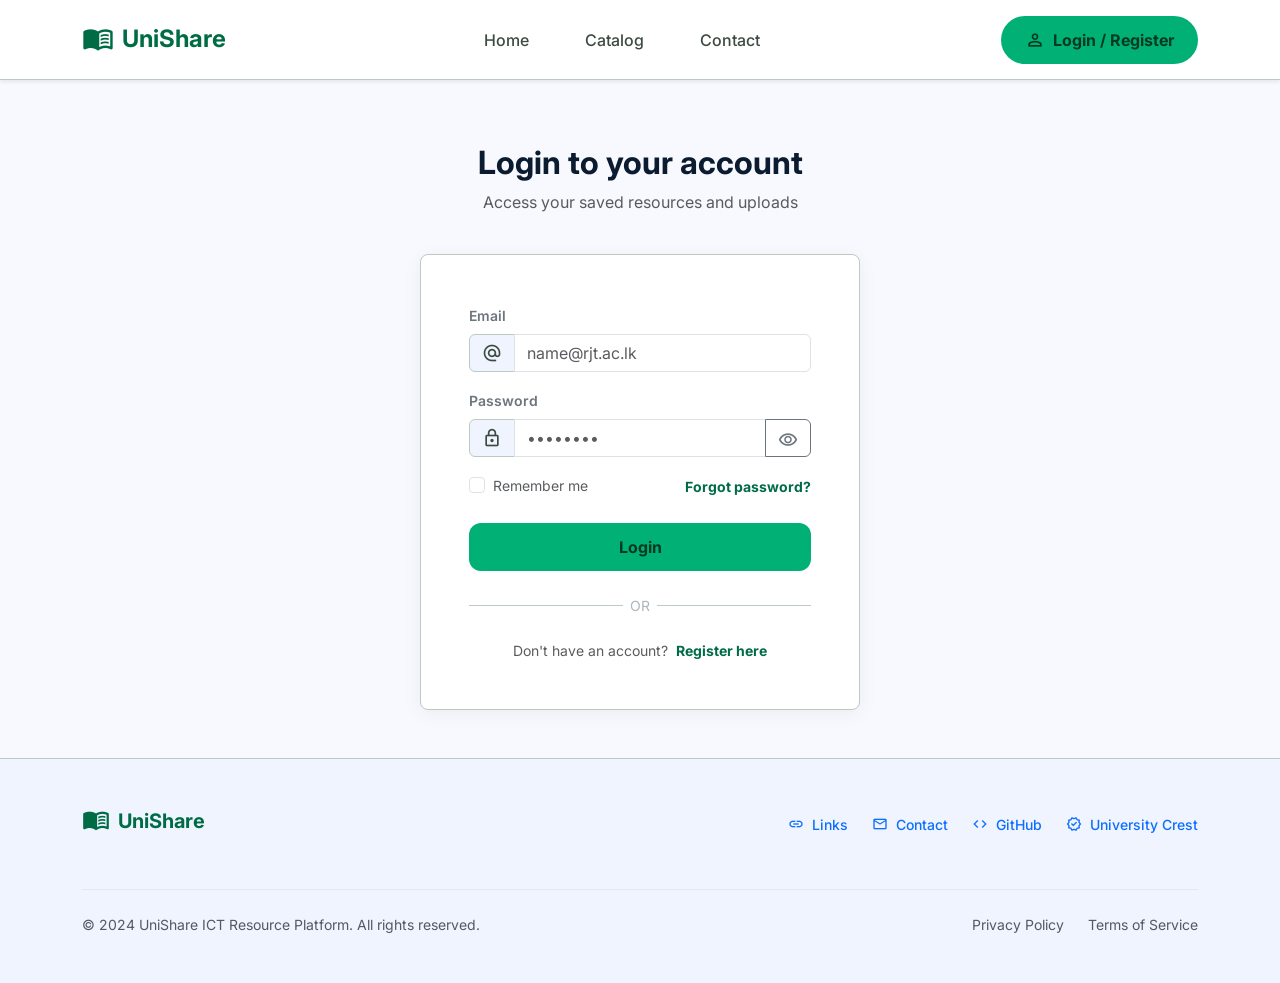
<file: Login.html>
<!DOCTYPE html>

<html lang="en"><head>
<meta charset="utf-8"/>
<meta content="width=device-width, initial-scale=1.0" name="viewport"/>
<title>Login - UniShare</title>
<!-- Google Fonts: Inter -->
<link href="https://fonts.googleapis.com/css2?family=Inter:wght@400;500;600;700&amp;display=swap" rel="stylesheet"/>
<!-- Material Symbols -->
<link href="https://fonts.googleapis.com/css2?family=Material+Symbols+Outlined:wght,FILL@100..700,0..1&amp;display=swap" rel="stylesheet"/>
<!-- Bootstrap 5 CSS -->
<link href="https://cdn.jsdelivr.net/npm/bootstrap@5.3.2/dist/css/bootstrap.min.css" rel="stylesheet"/>
<style>
        :root {
            --primary: #006c46;
            --primary-container: #00b074;
            --on-primary-container: #003a23;
            --secondary: #565e74;
            --surface: #f8f9ff;
            --surface-container: #e5eeff;
            --surface-container-low: #eff4ff;
            --surface-container-lowest: #ffffff;
            --on-surface: #0b1c30;
            --on-surface-variant: #3d4a41;
            --outline-variant: #bccabf;
            --border-radius-lg: 0.5rem;
            --border-radius-xl: 0.75rem;
            --custom-radius: 8px;
        }

        body {
            font-family: 'Inter', sans-serif;
            background-color: var(--surface);
            color: var(--on-surface);
            min-h-screen: 100vh;
            display: flex;
            flex-direction: column;
        }

        .material-symbols-outlined {
            font-variation-settings: 'FILL' 0, 'wght' 400, 'GRAD' 0, 'opsz' 24;
            vertical-align: middle;
        }

        /* Reusing styles from SCREEN_15 for consistency */
        .text-primary-theme { color: var(--primary) !important; }
        .bg-primary-container { background-color: var(--primary-container) !important; color: var(--on-primary-container) !important; }
        .bg-surface-container-lowest { background-color: var(--surface-container-lowest) !important; }
        .bg-surface-container-low { background-color: var(--surface-container-low) !important; }
        
        .navbar {
            height: 80px;
            background: rgba(255, 255, 255, 0.8);
            backdrop-filter: blur(8px);
            border-bottom: 1px solid var(--outline-variant);
        }

        .nav-link {
            color: var(--on-surface-variant);
            font-weight: 500;
            padding: 0.5rem 1rem !important;
        }
        
        .btn-primary-custom {
            background-color: var(--primary-container);
            color: var(--on-primary-container);
            border: none;
            padding: 0.75rem 1.5rem;
            font-weight: 700;
            border-radius: var(--border-radius-xl);
            transition: all 0.3s ease;
        }
        .btn-primary-custom:hover {
            opacity: 0.9;
            transform: translateY(-1px);
            box-shadow: 0 4px 12px rgba(0, 176, 116, 0.2);
        }

        /* Login Card Specifics */
        .login-card {
            background: var(--surface-container-lowest);
            border: 1px solid var(--outline-variant);
            border-radius: var(--custom-radius);
            box-shadow: 0 4px 20px rgba(0, 0, 0, 0.05);
            max-width: 440px;
            width: 100%;
        }

        .form-control:focus {
            border-color: var(--primary-container);
            box-shadow: 0 0 0 0.25rem rgba(0, 176, 116, 0.1);
        }

        .input-group-text {
            background-color: var(--surface-container-low);
            border-color: var(--outline-variant);
            color: var(--on-surface-variant);
        }

        .divider {
            display: flex;
            align-items: center;
            text-align: center;
            color: #adb5bd;
            font-size: 0.875rem;
        }
        .divider::before, .divider::after {
            content: '';
            flex: 1;
            border-bottom: 1px solid var(--outline-variant);
        }
        .divider:not(:empty)::before { margin-right: .5em; }
        .divider:not(:empty)::after { margin-left: .5em; }

        footer {
            background-color: var(--surface-container-low);
            border-top: 1px solid var(--outline-variant);
        }
        .hover-primary:hover { color: var(--primary) !important; }

        /* --- New: interactivity styles --- */
        .caps-lock-warning {
            font-size: 0.8rem;
        }

        .btn.is-loading {
            pointer-events: none;
            opacity: .85;
        }

        .toast-container {
            z-index: 1080;
        }

        #loginSubmitBtn.btn-success {
            background-color: #1a7f4e;
            border-color: #1a7f4e;
        }
    </style>
</head>
<body>
<!-- Header: Identical to SCREEN_15 -->
<header class="fixed-top shadow-sm">
<nav class="navbar navbar-expand-md navbar-light bg-surface-container-lowest">
<div class="container">
<a class="navbar-brand d-flex align-items-center gap-2" href="index.html">
<span class="material-symbols-outlined text-primary-theme fs-2" style="font-variation-settings: 'FILL' 1">menu_book</span>
<span class="fw-bold text-primary-theme h4 mb-0">UniShare</span>
</a>
<button class="navbar-toggler border-0" data-bs-target="#navbarNav" data-bs-toggle="collapse" type="button">
<span class="material-symbols-outlined">menu</span>
</button>
<div class="collapse navbar-collapse" id="navbarNav">
<ul class="navbar-nav mx-auto gap-lg-4">
<li class="nav-item"><a class="nav-link" href="index.html">Home</a></li>
<li class="nav-item"><a class="nav-link" href="Catalog.html">Catalog</a></li>
<li class="nav-item"><a class="nav-link" href="Contact.html">Contact</a></li>
</ul>
<div class="d-none d-lg-block">
<a class="btn btn-primary-custom d-flex align-items-center gap-2 rounded-pill px-4" href="CreateAccount.html">
<span class="material-symbols-outlined fs-5">person</span>
                        Login / Register
                    </a>
</div>
</div>
</div>
</nav>
</header>
<!-- Main Content -->
<main class="flex-grow-1 d-flex align-items-center justify-content-center py-5 mt-5">
<div class="container d-flex flex-column align-items-center mt-5" data-purpose="login-container">
<!-- Page Header -->
<div class="text-center mb-4" data-purpose="page-header">
<h1 class="h2 fw-bold mb-2">Login to your account</h1>
<p class="text-muted">Access your saved resources and uploads</p>
</div>
<!-- Login Card -->
<div class="login-card p-4 p-md-5" data-purpose="login-card">
<form action="#" data-purpose="login-form" id="loginForm" method="POST" novalidate="">
<!-- Email Input -->
<div class="mb-3">
<label class="form-label small fw-semibold text-secondary" for="email">Email</label>
<div class="input-group has-validation">
<span class="input-group-text">
<span class="material-symbols-outlined fs-5">alternate_email</span>
</span>
<input class="form-control" id="email" name="email" pattern="^[^\s@]+@[^\s@]+\.[^\s@]+$" placeholder="name@rjt.ac.lk" required="" type="email"/>
<div class="invalid-feedback">Please enter a valid university email address.</div>
</div>
</div>
<!-- Password Input -->
<div class="mb-2">
<label class="form-label small fw-semibold text-secondary" for="password">Password</label>
<div class="input-group has-validation">
<span class="input-group-text">
<span class="material-symbols-outlined fs-5">lock</span>
</span>
<input class="form-control" id="password" minlength="6" name="password" placeholder="••••••••" required="" type="password"/>
<button class="btn btn-outline-secondary border-outline-variant" data-purpose="toggle-password" type="button">
<span class="material-symbols-outlined fs-5" id="password-icon">visibility</span>
</button>
<div class="invalid-feedback">Password must be at least 6 characters.</div>
</div>
<span class="text-warning caps-lock-warning d-none mt-1 d-flex align-items-center gap-1" id="capsLockWarning">
<span class="material-symbols-outlined fs-6">warning</span> Caps Lock is on
</span>
</div>
<!-- Remember Me & Forgot Password -->
<div class="d-flex align-items-center justify-content-between mb-4 mt-3">
<div class="form-check">
<input class="form-check-input" id="remember-me" name="remember-me" type="checkbox"/>
<label class="form-check-label small text-muted" for="remember-me">Remember me</label>
</div>
<a class="small fw-bold text-primary-theme text-decoration-none" data-bs-target="#forgotPasswordModal" data-bs-toggle="modal" href="#">Forgot password?</a>
</div>
<!-- Submit Button -->
<button class="btn btn-primary-custom w-100 mb-4 d-flex align-items-center justify-content-center gap-2" id="loginSubmitBtn" type="submit">
                    Login
                </button>
<!-- Divider -->
<div class="divider mb-4">OR</div>
<!-- Register Link -->
<div class="text-center">
<p class="small text-muted mb-0">
                        Don't have an account? 
                        <a class="fw-bold text-primary-theme text-decoration-none ms-1" href="CreateAccount.html">Register here</a>
</p>
</div>
</form>
</div>
</div>
</main>
<!-- Footer: Identical to SCREEN_15 -->
<footer class="py-5 mt-auto">
<div class="container">
<div class="row align-items-center mb-5">
<div class="col-md-4 text-center text-md-start mb-4 mb-md-0">
<div class="d-inline-flex align-items-center gap-2">
<span class="material-symbols-outlined text-primary-theme fs-3" style="font-variation-settings: 'FILL' 1">menu_book</span>
<span class="h5 fw-bold text-primary-theme mb-0">UniShare</span>
</div>
</div>
<div class="col-md-8">
<div class="d-flex flex-wrap justify-content-center justify-content-md-end gap-4">
<a class="text-on-surface-variant text-decoration-none d-flex align-items-center gap-2 small fw-medium hover-primary" href="Catalog.html">
<span class="material-symbols-outlined fs-6">link</span> Links
                    </a>
<a class="text-on-surface-variant text-decoration-none d-flex align-items-center gap-2 small fw-medium hover-primary" href="Contact.html">
<span class="material-symbols-outlined fs-6">mail</span> Contact
                    </a>
<a class="text-on-surface-variant text-decoration-none d-flex align-items-center gap-2 small fw-medium hover-primary" href="#">
<span class="material-symbols-outlined fs-6">code</span> GitHub
                    </a>
<a class="text-on-surface-variant text-decoration-none d-flex align-items-center gap-2 small fw-medium hover-primary" href="#">
<span class="material-symbols-outlined fs-6">verified</span> University Crest
                    </a>
</div>
</div>
</div>
<div class="pt-4 border-top border-secondary border-opacity-10 d-flex flex-column flex-md-row justify-content-between align-items-center gap-3">
<p class="small text-muted mb-0">© 2024 UniShare ICT Resource Platform. All rights reserved.</p>
<div class="d-flex gap-4">
<a class="small text-muted text-decoration-none" href="#">Privacy Policy</a>
<a class="small text-muted text-decoration-none" href="#">Terms of Service</a>
</div>
</div>
</div>
</footer>

<!-- Forgot Password Modal -->
<div aria-hidden="true" class="modal fade" id="forgotPasswordModal" tabindex="-1">
<div class="modal-dialog modal-dialog-centered">
<div class="modal-content" style="border-radius: var(--custom-radius); border: none;">
<div class="modal-header border-0 pb-0">
<h5 class="modal-title fw-bold">Reset your password</h5>
<button aria-label="Close" class="btn-close" data-bs-dismiss="modal" type="button"></button>
</div>
<div class="modal-body pt-2">
<p class="text-muted small mb-3">Enter your university email and we'll send you a link to reset your password.</p>
<form id="forgotPasswordForm" novalidate="">
<div class="mb-3">
<label class="form-label small fw-semibold text-secondary" for="forgot-email">Email</label>
<div class="input-group has-validation">
<span class="input-group-text">
<span class="material-symbols-outlined fs-5">alternate_email</span>
</span>
<input class="form-control" id="forgot-email" name="forgot-email" pattern="^[^\s@]+@[^\s@]+\.[^\s@]+$" placeholder="name@rjt.ac.lk" required="" type="email"/>
<div class="invalid-feedback">Please enter a valid email address.</div>
</div>
</div>
<div class="alert alert-success small d-none" id="forgotPasswordStatus" role="status"></div>
<button class="btn btn-primary-custom w-100 d-flex align-items-center justify-content-center gap-2" id="forgotSubmitBtn" type="submit">
<span class="material-symbols-outlined fs-5">send</span> Send reset link
</button>
</form>
</div>
</div>
</div>
</div>

<!-- Toast container for inline feedback -->
<div class="toast-container position-fixed bottom-0 end-0 p-3" id="toastContainer"></div>

<!-- Bootstrap 5 JS Bundle -->
<script src="https://cdn.jsdelivr.net/npm/bootstrap@5.3.2/dist/js/bootstrap.bundle.min.js"></script>
<script data-purpose="event-handlers">
(function () {
  const form = document.getElementById('loginForm');
  const emailInput = document.getElementById('email');
  const passwordInput = document.getElementById('password');
  const toggleBtn = document.querySelector('[data-purpose="toggle-password"]');
  const passwordIcon = document.getElementById('password-icon');
  const submitBtn = document.getElementById('loginSubmitBtn');
  const capsWarning = document.getElementById('capsLockWarning');
  const rememberMe = document.getElementById('remember-me');

  /* ---------- Toast helper ---------- */
  function showToast(message, variant) {
    variant = variant || 'success';
    const container = document.getElementById('toastContainer');
    const bg = variant === 'success' ? 'text-bg-success' : variant === 'danger' ? 'text-bg-danger' : 'text-bg-primary';
    const iconName = variant === 'success' ? 'check_circle' : variant === 'danger' ? 'error' : 'info';

    const toastEl = document.createElement('div');
    toastEl.className = 'toast align-items-center ' + bg + ' border-0';
    toastEl.setAttribute('role', 'status');
    toastEl.setAttribute('aria-live', 'polite');
    toastEl.setAttribute('aria-atomic', 'true');
    toastEl.innerHTML =
      '<div class="d-flex">' +
        '<div class="toast-body d-flex align-items-center gap-2">' +
          '<span class="material-symbols-outlined">' + iconName + '</span>' +
          '<span>' + message + '</span>' +
        '</div>' +
        '<button type="button" class="btn-close btn-close-white me-2 m-auto" data-bs-dismiss="toast" aria-label="Close"></button>' +
      '</div>';

    container.appendChild(toastEl);
    const toast = new bootstrap.Toast(toastEl, { delay: 3500 });
    toast.show();
    toastEl.addEventListener('hidden.bs.toast', function () { toastEl.remove(); });
  }

  /* ---------- Password visibility toggle ---------- */
  if (toggleBtn) {
    toggleBtn.addEventListener('click', function () {
      const isHidden = passwordInput.getAttribute('type') === 'password';
      passwordInput.setAttribute('type', isHidden ? 'text' : 'password');
      passwordIcon.textContent = isHidden ? 'visibility_off' : 'visibility';
    });
  }

  /* ---------- Caps Lock detection ---------- */
  passwordInput.addEventListener('keyup', function (e) {
    if (typeof e.getModifierState === 'function') {
      capsWarning.classList.toggle('d-none', !e.getModifierState('CapsLock'));
    }
  });
  passwordInput.addEventListener('blur', function () {
    capsWarning.classList.add('d-none');
  });

  /* ---------- Login form: validate + simulate async sign-in ---------- */
  form.addEventListener('submit', function (e) {
    e.preventDefault();
    e.stopPropagation();

    if (!form.checkValidity()) {
      form.classList.add('was-validated');
      showToast('Please fix the highlighted fields.', 'danger');
      return;
    }

    form.classList.add('was-validated');
    submitBtn.disabled = true;
    submitBtn.classList.add('is-loading');
    submitBtn.innerHTML = '<span class="spinner-border spinner-border-sm" role="status" aria-hidden="true"></span> Signing in...';

    // Simulated network request
    setTimeout(function () {
      submitBtn.classList.remove('btn-primary-custom');
      submitBtn.classList.add('btn-success', 'text-white');
      submitBtn.innerHTML = '<span class="material-symbols-outlined fs-5">check_circle</span> Welcome back!';

      showToast(
        rememberMe.checked
          ? "Login successful — we'll keep you signed in on this device."
          : 'Login successful. Redirecting...',
        'success'
      );

      setTimeout(function () {
        window.location.href = 'index.html';
      }, 1100);
    }, 1300);
  });

  /* Re-validate live once the form has been submitted once */
  [emailInput, passwordInput].forEach(function (input) {
    input.addEventListener('input', function () {
      if (form.classList.contains('was-validated')) {
        input.checkValidity();
      }
    });
  });

  /* ---------- Forgot password modal flow ---------- */
  const forgotForm = document.getElementById('forgotPasswordForm');
  const forgotEmail = document.getElementById('forgot-email');
  const forgotStatus = document.getElementById('forgotPasswordStatus');
  const forgotSubmitBtn = document.getElementById('forgotSubmitBtn');
  const forgotModalEl = document.getElementById('forgotPasswordModal');

  forgotForm.addEventListener('submit', function (e) {
    e.preventDefault();

    if (!forgotForm.checkValidity()) {
      forgotForm.classList.add('was-validated');
      return;
    }

    forgotSubmitBtn.disabled = true;
    const original = forgotSubmitBtn.innerHTML;
    forgotSubmitBtn.innerHTML = '<span class="spinner-border spinner-border-sm"></span> Sending...';

    setTimeout(function () {
      forgotStatus.textContent = 'Reset link sent to ' + forgotEmail.value + '. Check your inbox.';
      forgotStatus.classList.remove('d-none');
      forgotSubmitBtn.innerHTML = original;
      forgotSubmitBtn.disabled = false;
      forgotForm.reset();
      forgotForm.classList.remove('was-validated');

      setTimeout(function () {
        const modalInstance = bootstrap.Modal.getInstance(forgotModalEl);
        if (modalInstance) modalInstance.hide();
        forgotStatus.classList.add('d-none');
      }, 1700);
    }, 1100);
  });

  forgotModalEl.addEventListener('hidden.bs.modal', function () {
    forgotForm.reset();
    forgotForm.classList.remove('was-validated');
    forgotStatus.classList.add('d-none');
  });
})();
</script>
</body></html>
</file>
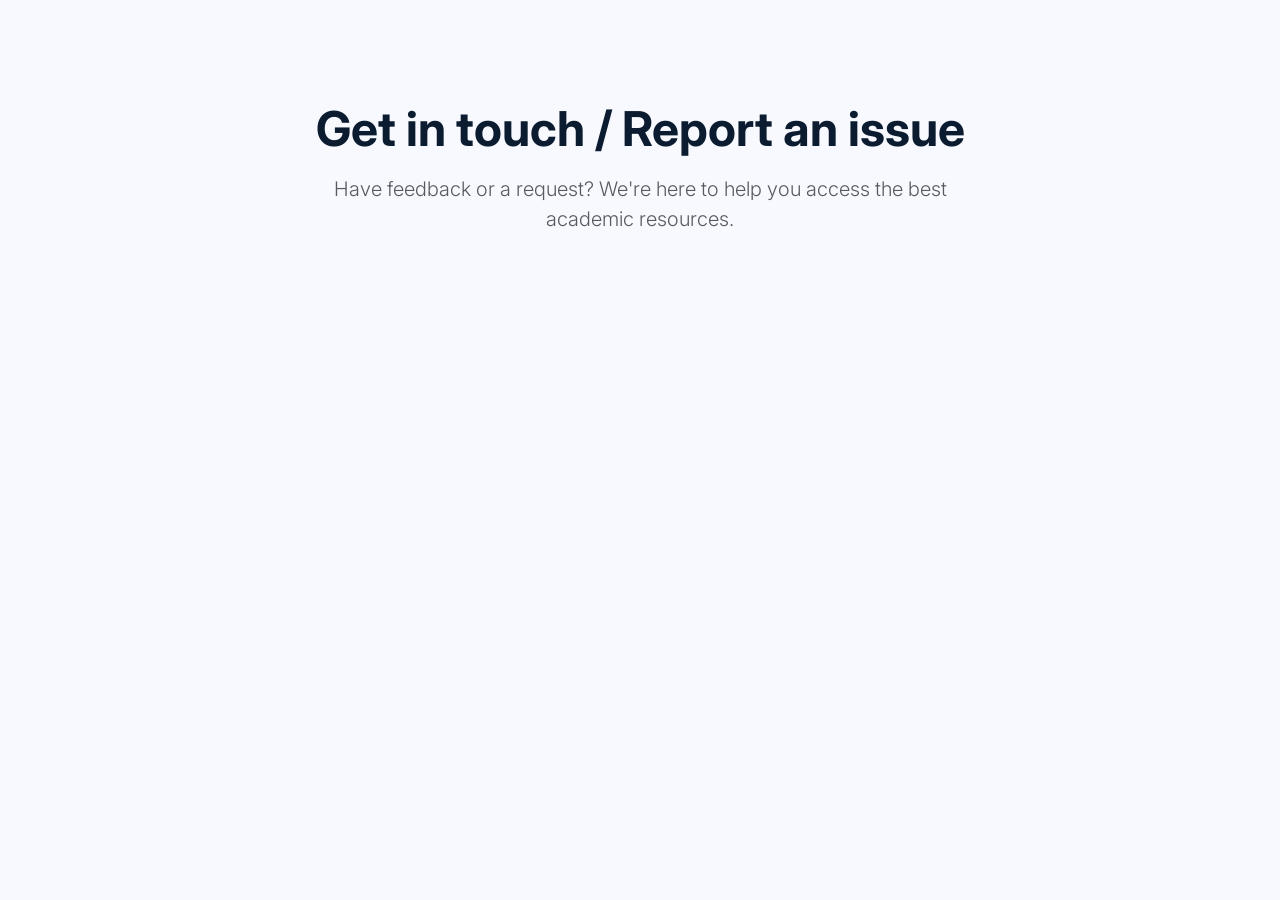
<file: PageHeaderContact.html>
<!DOCTYPE html>
<html lang="en">
<head>
<meta charset="utf-8">
<meta content="width=device-width, initial-scale=1.0" name="viewport">
<title>Contact Us | UniShare</title>
<!-- Bootstrap 5 CSS -->
<link href="https://cdn.jsdelivr.net/npm/bootstrap@5.3.2/dist/css/bootstrap.min.css" rel="stylesheet">
<!-- Google Fonts: Inter -->
<link href="https://fonts.googleapis.com/css2?family=Inter:wght@400;500;600;700&amp;display=swap" rel="stylesheet">
<!-- Material Symbols -->
<link href="https://fonts.googleapis.com/css2?family=Material+Symbols+Outlined:opsz,wght,FILL,GRAD@20..48,100..700,0..1,-50..200" rel="stylesheet">
<style>
    :root {
      --primary: #006c46;
      --primary-container: #00b074;
      --on-primary-container: #003a23;
      --on-primary: #ffffff;
      --surface: #f8f9ff;
      --surface-container: #e5eeff;
      --surface-container-lowest: #ffffff;
      --outline: #6c7a70;
      --outline-variant: #bccabf;
      --on-surface: #0b1c30;
      --on-surface-variant: #3d4a41;
      --secondary-container: #dae2fd;
      --on-secondary-container: #5c647a;
      --border-radius: 0.5rem;
      --border-radius-xl: 0.75rem;
    }

    body {
      font-family: 'Inter', sans-serif;
      background-color: var(--surface);
      color: var(--on-surface);
      padding-top: 100px;
    }

    .text-primary-theme { 
        color: var(--primary) !important; 
    }

    .bg-surface-container-lowest { 
        background-color: var(--surface-container-lowest) !important; 
    }

    /* Navbar Styles */
    .navbar {
        height: 80px;
        background: rgba(255, 255, 255, 0.8);
        backdrop-filter: blur(8px);
        border-bottom: 1px solid var(--outline-variant);
    }

    .nav-link {
        color: var(--on-surface-variant);
        font-weight: 500;
        padding: 0.5rem 1rem !important;
        transition: color 0.2s;
    }

    .nav-link.active {
        color: var(--primary) !important;
        border-bottom: 2px solid var(--primary);
    }

    .btn-primary-custom {
        background-color: var(--primary-container);
        color: var(--on-primary-container);
        border: none;
        padding: 0.75rem 1.5rem;
        font-weight: 700;
        border-radius: var(--border-radius-xl);
        transition: all 0.3s ease;
    }

    .btn-primary-custom:hover {
        opacity: 0.9;
        transform: translateY(-1px);
        box-shadow: 0 4px 12px rgba(0, 176, 116, 0.2);
    }

    .btn-primary {
      background-color: var(--primary);
      border-color: var(--primary);
      border-radius: var(--border-radius);
      padding: 0.75rem 2rem;
      font-weight: 600;
    }

    .btn-primary:hover {
      background-color: var(--primary-container);
      border-color: var(--primary-container);
    }

    .btn-outline-primary {
      color: var(--primary);
      border-color: var(--primary);
      border-radius: var(--border-radius);
    }

    .btn-outline-primary:hover, .btn-check:checked + .btn-outline-primary {
      background-color: var(--primary);
      border-color: var(--primary);
      color: white;
    }

    .form-control, .form-select {
      border-radius: var(--border-radius);
      border-color: var(--outline);
      padding: 0.75rem;
    }

    .form-control:focus {
      border-color: var(--primary);
      box-shadow: 0 0 0 0.25rem rgba(0, 108, 70, 0.25);
    }

    .card {
      border-radius: var(--border-radius);
      border: 1px solid var(--surface-container);
      box-shadow: 0 1px 3px rgba(0,0,0,0.05);
    }

    .bg-emerald-light {
      background-color: #e6f7f1;
      border: 1px solid rgba(0, 176, 116, 0.2);
    }

    .text-emerald { color: var(--primary-container); }
    .text-emerald-dark { color: var(--primary); }

    .header-border {
      border-bottom: 1px solid var(--surface-container);
    }

    .footer-border {
      border-top: 1px solid var(--surface-container);
    }
  </style>
</head>
<body>
    <!-- BEGIN: PageHeader -->
<section class="container mb-5 text-center" data-purpose="hero-section">
<h1 class="display-5 fw-bold mb-3">Get in touch / Report an issue</h1>
<p class="lead text-muted mx-auto" style="max-width: 700px;">
      Have feedback or a request? We're here to help you access the best academic resources.
    </p>
</section>
<!-- END: PageHeader -->
<div class="container">
<div class="row g-4">
</body>
</html>
</file>
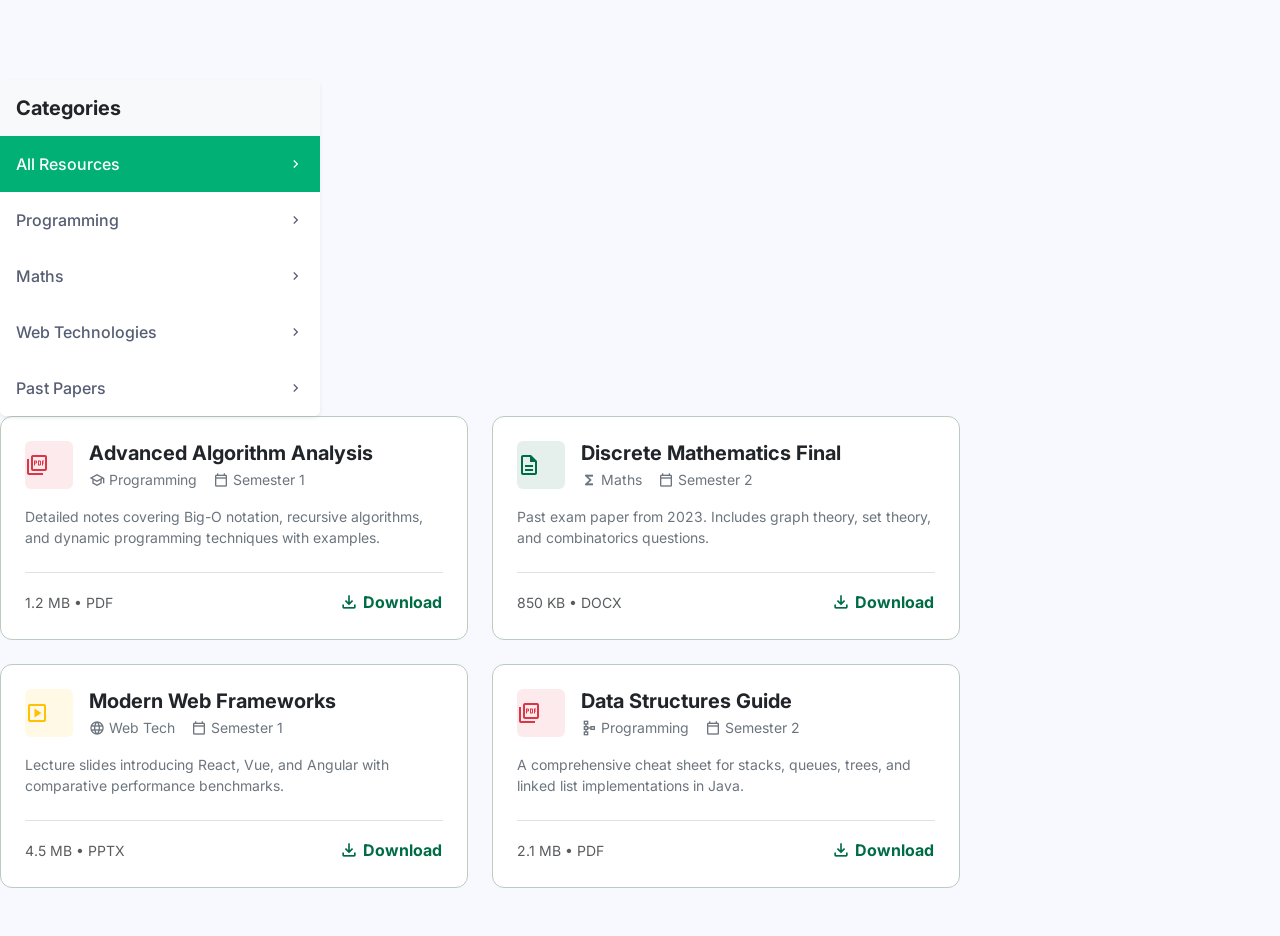
<file: ResourceCardCatalog.html>
<!DOCTYPE html>

<html lang="en"><head>
<meta charset="utf-8"/>
<meta content="width=device-width, initial-scale=1.0" name="viewport"/>
<title>UniShare Catalog - Academic Resources</title>
<!-- Bootstrap 5 CSS -->
<link href="https://cdn.jsdelivr.net/npm/bootstrap@5.3.2/dist/css/bootstrap.min.css" rel="stylesheet"/>
<!-- Material Symbols -->
<link href="https://fonts.googleapis.com/css2?family=Material+Symbols+Outlined:wght,FILL@100..700,0..1&amp;display=swap" rel="stylesheet"/>
<!-- Google Fonts: Inter -->
<link href="https://fonts.googleapis.com/css2?family=Inter:wght@400;500;600;700;800&amp;display=swap" rel="stylesheet"/>
<style>
        :root {
            --primary: #006c46;
            --primary-container: #00b074;
            --on-primary-container: #003a23;
            --bs-primary: #006c46;
            --bs-primary-rgb: 0, 108, 70;
            --academic-emerald: #00b074;
            --surface: #f8f9ff;
            --surface-container-lowest: #ffffff;
            --on-surface: #0b1c30;
            --on-surface-variant: #3d4a41;
            --secondary: #565e74;
            --outline-variant: #bccabf;
            --border-radius-xl: 0.75rem;
        }

        body {
            font-family: 'Inter', sans-serif;
            background-color: var(--surface);
            color: var(--on-surface);
            padding-top: 80px;
        }

        /* Navbar Styles from Home Page */
        .text-primary-theme { 
            color: var(--primary) !important; 
        }

        .bg-surface-container-lowest { 
            background-color: var(--surface-container-lowest) !important; 
        }

        .navbar {
            height: 80px;
            background: rgba(255, 255, 255, 0.8);
            backdrop-filter: blur(8px);
            border-bottom: 1px solid var(--outline-variant);
        }

        .nav-link {
            color: var(--on-surface-variant);
            font-weight: 500;
            padding: 0.5rem 1rem !important;
        }

        .nav-link.active {
            color: var(--primary) !important;
            border-bottom: 2px solid var(--primary);
        }

        .btn-primary-custom {
            background-color: var(--primary-container);
            color: var(--on-primary-container);
            border: none;
            padding: 0.75rem 1.5rem;
            font-weight: 700;
            border-radius: var(--border-radius-xl);
            transition: all 0.3s ease;
        }

        .btn-primary-custom:hover {
            opacity: 0.9;
            transform: translateY(-1px);
            box-shadow: 0 4px 12px rgba(0, 176, 116, 0.2);
        }

        /* Page Content Styles */
        .btn-emerald {
            background-color: var(--academic-emerald);
            color: white;
            border: none;
        }

        .btn-emerald:hover {
            background-color: #009663;
            color: white;
        }

        .btn-primary-emerald {
            background-color: var(--bs-primary);
            color: white;
            border: none;
        }

        .btn-primary-emerald:hover {
            background-color: #005436;
            color: white;
        }

        .resource-card {
            transition: all 0.3s cubic-bezier(0.4, 0, 0.2, 1);
            border: 1px solid var(--outline-variant);
            border-radius: 0.75rem;
        }

        .resource-card:hover {
            box-shadow: 0px 10px 20px rgba(0, 0, 0, 0.06);
            border-color: var(--academic-emerald);
            transform: translateY(-2px);
        }

        .list-group-item {
            border: none;
            padding: 1rem;
            color: var(--secondary);
            font-weight: 500;
            display: flex;
            justify-content: space-between;
            align-items: center;
        }

        .list-group-item.active {
            background-color: var(--academic-emerald);
            border-color: var(--academic-emerald);
            color: white;
        }

        .list-group-item:not(.active):hover {
            background-color: #eff4ff;
            color: var(--bs-primary);
        }

        .search-bar-container {
            background-color: #ffffff;
            border: 1px solid var(--outline-variant);
            border-radius: 0.75rem;
            padding: 1.5rem;
        }

        .material-symbols-outlined {
            vertical-align: middle;
            font-variation-settings: 'FILL' 0, 'wght' 400, 'GRAD' 0, 'opsz' 24;
        }

        footer {
            border-top: 1px solid var(--outline-variant);
            padding: 3rem 0;
            background-color: var(--surface-container-low);
        }
    </style>
</head>
<body class="d-flex flex-column min-vh-100">
    <!-- Sidebar Category List -->
<aside class="col-md-4 col-lg-3">
<div class="card border-0 shadow-sm overflow-hidden sticky-top" style="top: 100px;">
<div class="card-header bg-light border-bottom-0 py-3">
<h5 class="mb-0 fw-bold">Categories</h5>
</div>
<div class="list-group list-group-flush">
<a class="list-group-item list-group-item-action active" href="#">
<span>All Resources</span>
<span class="material-symbols-outlined fs-6">chevron_right</span>
</a>
<a class="list-group-item list-group-item-action" href="#">
<span>Programming</span>
<span class="material-symbols-outlined fs-6">chevron_right</span>
</a>
<a class="list-group-item list-group-item-action" href="#">
<span>Maths</span>
<span class="material-symbols-outlined fs-6">chevron_right</span>
</a>
<a class="list-group-item list-group-item-action" href="#">
<span>Web Technologies</span>
<span class="material-symbols-outlined fs-6">chevron_right</span>
</a>
<a class="list-group-item list-group-item-action" href="#">
<span>Past Papers</span>
<span class="material-symbols-outlined fs-6">chevron_right</span>
</a>
</div>
</div>
</aside>
<!-- Resource Card Grid -->
<div class="col-md-8 col-lg-9">
<div class="row g-4 mb-5">
<!-- Card 1 -->
<div class="col-lg-6">
<div class="card resource-card h-100 p-4">
<div class="d-flex gap-3 mb-3">
<div class="bg-danger bg-opacity-10 rounded d-flex align-items-center justify-center flex-shrink-0" style="width: 48px; height: 48px;">
<span class="material-symbols-outlined text-danger">picture_as_pdf</span>
</div>
<div>
<h5 class="fw-bold mb-1">Advanced Algorithm Analysis</h5>
<div class="d-flex flex-wrap gap-3 small text-secondary">
<span class="d-flex align-items-center gap-1"><span class="material-symbols-outlined fs-6">school</span> Programming</span>
<span class="d-flex align-items-center gap-1"><span class="material-symbols-outlined fs-6">calendar_today</span> Semester 1</span>
</div>
</div>
</div>
<p class="text-secondary small mb-4 flex-grow-1">Detailed notes covering Big-O notation, recursive algorithms, and dynamic programming techniques with examples.</p>
<div class="d-flex justify-content-between align-items-center pt-3 border-top">
<span class="small text-muted">1.2 MB • PDF</span>
<button class="btn btn-link p-0 text-decoration-none fw-bold d-flex align-items-center gap-1" style="color: var(--bs-primary)">
<span class="material-symbols-outlined fs-5">download</span> Download
                            </button>
</div>
</div>
</div>
<!-- Card 2 -->
<div class="col-lg-6">
<div class="card resource-card h-100 p-4">
<div class="d-flex gap-3 mb-3">
<div class="bg-primary bg-opacity-10 rounded d-flex align-items-center justify-center flex-shrink-0" style="width: 48px; height: 48px;">
<span class="material-symbols-outlined text-primary">description</span>
</div>
<div>
<h5 class="fw-bold mb-1">Discrete Mathematics Final</h5>
<div class="d-flex flex-wrap gap-3 small text-secondary">
<span class="d-flex align-items-center gap-1"><span class="material-symbols-outlined fs-6">functions</span> Maths</span>
<span class="d-flex align-items-center gap-1"><span class="material-symbols-outlined fs-6">calendar_today</span> Semester 2</span>
</div>
</div>
</div>
<p class="text-secondary small mb-4 flex-grow-1">Past exam paper from 2023. Includes graph theory, set theory, and combinatorics questions.</p>
<div class="d-flex justify-content-between align-items-center pt-3 border-top">
<span class="small text-muted">850 KB • DOCX</span>
<button class="btn btn-link p-0 text-decoration-none fw-bold d-flex align-items-center gap-1" style="color: var(--bs-primary)">
<span class="material-symbols-outlined fs-5">download</span> Download
                            </button>
</div>
</div>
</div>
<!-- Card 3 -->
<div class="col-lg-6">
<div class="card resource-card h-100 p-4">
<div class="d-flex gap-3 mb-3">
<div class="bg-warning bg-opacity-10 rounded d-flex align-items-center justify-center flex-shrink-0" style="width: 48px; height: 48px;">
<span class="material-symbols-outlined text-warning">slideshow</span>
</div>
<div>
<h5 class="fw-bold mb-1">Modern Web Frameworks</h5>
<div class="d-flex flex-wrap gap-3 small text-secondary">
<span class="d-flex align-items-center gap-1"><span class="material-symbols-outlined fs-6">language</span> Web Tech</span>
<span class="d-flex align-items-center gap-1"><span class="material-symbols-outlined fs-6">calendar_today</span> Semester 1</span>
</div>
</div>
</div>
<p class="text-secondary small mb-4 flex-grow-1">Lecture slides introducing React, Vue, and Angular with comparative performance benchmarks.</p>
<div class="d-flex justify-content-between align-items-center pt-3 border-top">
<span class="small text-muted">4.5 MB • PPTX</span>
<button class="btn btn-link p-0 text-decoration-none fw-bold d-flex align-items-center gap-1" style="color: var(--bs-primary)">
<span class="material-symbols-outlined fs-5">download</span> Download
                            </button>
</div>
</div>
</div>
<!-- Card 4 -->
<div class="col-lg-6">
<div class="card resource-card h-100 p-4">
<div class="d-flex gap-3 mb-3">
<div class="bg-danger bg-opacity-10 rounded d-flex align-items-center justify-center flex-shrink-0" style="width: 48px; height: 48px;">
<span class="material-symbols-outlined text-danger">picture_as_pdf</span>
</div>
<div>
<h5 class="fw-bold mb-1">Data Structures Guide</h5>
<div class="d-flex flex-wrap gap-3 small text-secondary">
<span class="d-flex align-items-center gap-1"><span class="material-symbols-outlined fs-6">schema</span> Programming</span>
<span class="d-flex align-items-center gap-1"><span class="material-symbols-outlined fs-6">calendar_today</span> Semester 2</span>
</div>
</div>
</div>
<p class="text-secondary small mb-4 flex-grow-1">A comprehensive cheat sheet for stacks, queues, trees, and linked list implementations in Java.</p>
<div class="d-flex justify-content-between align-items-center pt-3 border-top">
<span class="small text-muted">2.1 MB • PDF</span>
<button class="btn btn-link p-0 text-decoration-none fw-bold d-flex align-items-center gap-1" style="color: var(--bs-primary)">
<span class="material-symbols-outlined fs-5">download</span> Download
                            </button>
</div>
</div>
</div>
</div>
</body>
</html>
</file>
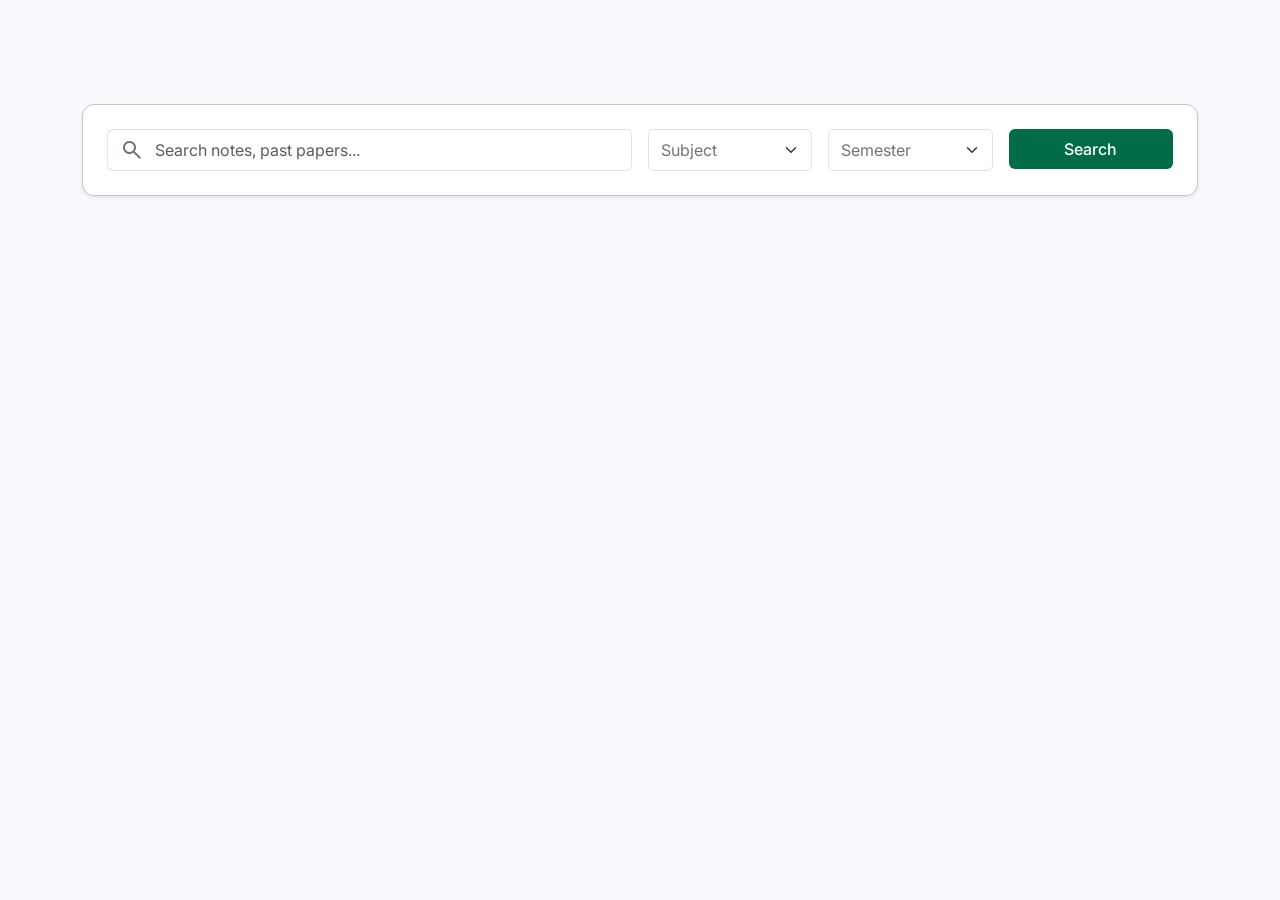
<file: SearchBar.html>
<!DOCTYPE html>

<html lang="en"><head>
<meta charset="utf-8"/>
<meta content="width=device-width, initial-scale=1.0" name="viewport"/>
<title>UniShare Catalog - Academic Resources</title>
<!-- Bootstrap 5 CSS -->
<link href="https://cdn.jsdelivr.net/npm/bootstrap@5.3.2/dist/css/bootstrap.min.css" rel="stylesheet"/>
<!-- Material Symbols -->
<link href="https://fonts.googleapis.com/css2?family=Material+Symbols+Outlined:wght,FILL@100..700,0..1&amp;display=swap" rel="stylesheet"/>
<!-- Google Fonts: Inter -->
<link href="https://fonts.googleapis.com/css2?family=Inter:wght@400;500;600;700;800&amp;display=swap" rel="stylesheet"/>
<style>
        :root {
            --primary: #006c46;
            --primary-container: #00b074;
            --on-primary-container: #003a23;
            --bs-primary: #006c46;
            --bs-primary-rgb: 0, 108, 70;
            --academic-emerald: #00b074;
            --surface: #f8f9ff;
            --surface-container-lowest: #ffffff;
            --on-surface: #0b1c30;
            --on-surface-variant: #3d4a41;
            --secondary: #565e74;
            --outline-variant: #bccabf;
            --border-radius-xl: 0.75rem;
        }

        body {
            font-family: 'Inter', sans-serif;
            background-color: var(--surface);
            color: var(--on-surface);
            padding-top: 80px;
        }

        /* Navbar Styles from Home Page */
        .text-primary-theme { 
            color: var(--primary) !important; 
        }

        .bg-surface-container-lowest { 
            background-color: var(--surface-container-lowest) !important; 
        }

        .navbar {
            height: 80px;
            background: rgba(255, 255, 255, 0.8);
            backdrop-filter: blur(8px);
            border-bottom: 1px solid var(--outline-variant);
        }

        .nav-link {
            color: var(--on-surface-variant);
            font-weight: 500;
            padding: 0.5rem 1rem !important;
        }

        .nav-link.active {
            color: var(--primary) !important;
            border-bottom: 2px solid var(--primary);
        }

        .btn-primary-custom {
            background-color: var(--primary-container);
            color: var(--on-primary-container);
            border: none;
            padding: 0.75rem 1.5rem;
            font-weight: 700;
            border-radius: var(--border-radius-xl);
            transition: all 0.3s ease;
        }

        .btn-primary-custom:hover {
            opacity: 0.9;
            transform: translateY(-1px);
            box-shadow: 0 4px 12px rgba(0, 176, 116, 0.2);
        }

        /* Page Content Styles */
        .btn-emerald {
            background-color: var(--academic-emerald);
            color: white;
            border: none;
        }

        .btn-emerald:hover {
            background-color: #009663;
            color: white;
        }

        .btn-primary-emerald {
            background-color: var(--bs-primary);
            color: white;
            border: none;
        }

        .btn-primary-emerald:hover {
            background-color: #005436;
            color: white;
        }

        .resource-card {
            transition: all 0.3s cubic-bezier(0.4, 0, 0.2, 1);
            border: 1px solid var(--outline-variant);
            border-radius: 0.75rem;
        }

        .resource-card:hover {
            box-shadow: 0px 10px 20px rgba(0, 0, 0, 0.06);
            border-color: var(--academic-emerald);
            transform: translateY(-2px);
        }

        .list-group-item {
            border: none;
            padding: 1rem;
            color: var(--secondary);
            font-weight: 500;
            display: flex;
            justify-content: space-between;
            align-items: center;
        }

        .list-group-item.active {
            background-color: var(--academic-emerald);
            border-color: var(--academic-emerald);
            color: white;
        }

        .list-group-item:not(.active):hover {
            background-color: #eff4ff;
            color: var(--bs-primary);
        }

        .search-bar-container {
            background-color: #ffffff;
            border: 1px solid var(--outline-variant);
            border-radius: 0.75rem;
            padding: 1.5rem;
        }

        .material-symbols-outlined {
            vertical-align: middle;
            font-variation-settings: 'FILL' 0, 'wght' 400, 'GRAD' 0, 'opsz' 24;
        }

        footer {
            border-top: 1px solid var(--outline-variant);
            padding: 3rem 0;
            background-color: var(--surface-container-low);
        }
    </style>
</head>
<body class="d-flex flex-column min-vh-100">
    <!-- Main Content -->
<main class="container py-4 flex-grow-1">
<!-- Search & Filter Bar -->
<section class="mb-4">
<div class="search-bar-container shadow-sm">
<div class="row g-3">
<div class="col-lg-6">
<div class="input-group">
<span class="input-group-text bg-white border-end-0">
<span class="material-symbols-outlined text-secondary">search</span>
</span>
<input class="form-control border-start-0 ps-0 py-2" placeholder="Search notes, past papers..." type="text"/>
</div>
</div>
<div class="col-md-6 col-lg-2">
<select class="form-select py-2 text-secondary">
<option selected="">Subject</option>
<option>Computer Science</option>
<option>Mathematics</option>
<option>Physics</option>
</select>
</div>
<div class="col-md-6 col-lg-2">
<select class="form-select py-2 text-secondary">
<option selected="">Semester</option>
<option>Semester 1</option>
<option>Semester 2</option>
</select>
</div>
<div class="col-lg-2">
<button class="btn btn-primary-emerald w-100 py-2 fw-medium">Search</button>
</div>
</div>
</div>
</section>
<div class="row g-4">
</body>
</html>
</file>
